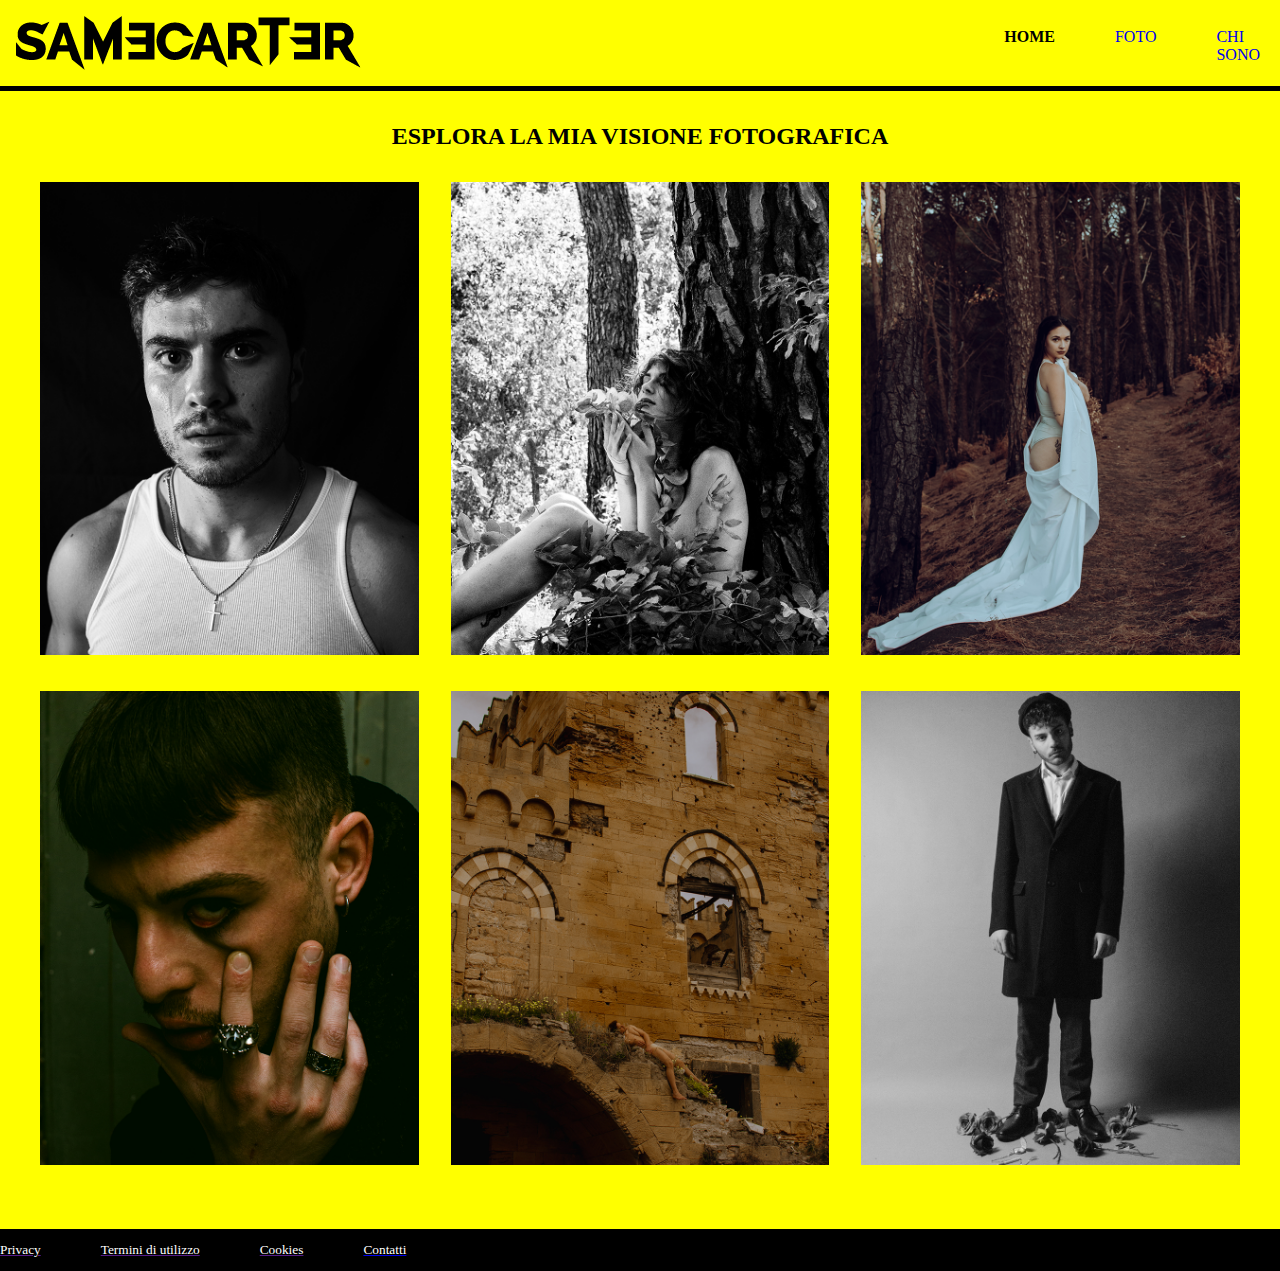
<file: index.html>
<!DOCTYPE html> 
<html lang="en">
<head>
    <meta charset="UTF-8">
    <meta name="viewport" content="width=device-width, initial-scale=1.0">
    <link rel="stylesheet" href="css/style.css">

   
</head>
<body>
    <header>
        <img src="immagini/marchio.png" alt="">

        <input class="checkbox" type="checkbox" name="" id="" />
        <div class="hamburger-lines">
          <span class="line line1"></span>
          <span class="line line2"></span>
          <span class="line line3"></span>
        <nav>
            
            <ul id="menu">

                <li><a href="index.html" style="color: black"><b>Home</b></a></li>
                <li><a href="foto.html">Foto</a></li>
                <li><a href="chi sono.html">Chi sono</a></li>
            
            </ul>
        </nav>
    </header>
    <main>
        <h2>ESPLORA LA MIA VISIONE FOTOGRAFICA</h2>
        <div class="grid">
            <a href="melancholy.html"><img src="immagini/melancholy 1.jpg"class="image"></a>
            <a href="panisme.html"><img src="immagini/panisme 4.jpg"class="image"></a>
            <a href="leviosa.html"><img src="immagini/foto 4.jpg"class="image">
            <a href="seduction et chaos.html"><img src="immagini/index 3.jpg"class="image"></a>
            <a href="inside the nature.html"><img src="immagini/inside the nature 6.jpg"class="image"></a>
            <a href="the poet.html"><img src="immagini/the poet 6.jpg"class="image"></a>
          
        </div>
    </main>

</body>

<footer>
    <a href=""><p>Privacy</p></a>
    <a href=""><p>Termini di utilizzo</p></a>
    <a href=""><p>Cookies</p></a>
    <a href="contatti.html"><p>Contatti</p></a>
</footer>
    
</html>
</file>
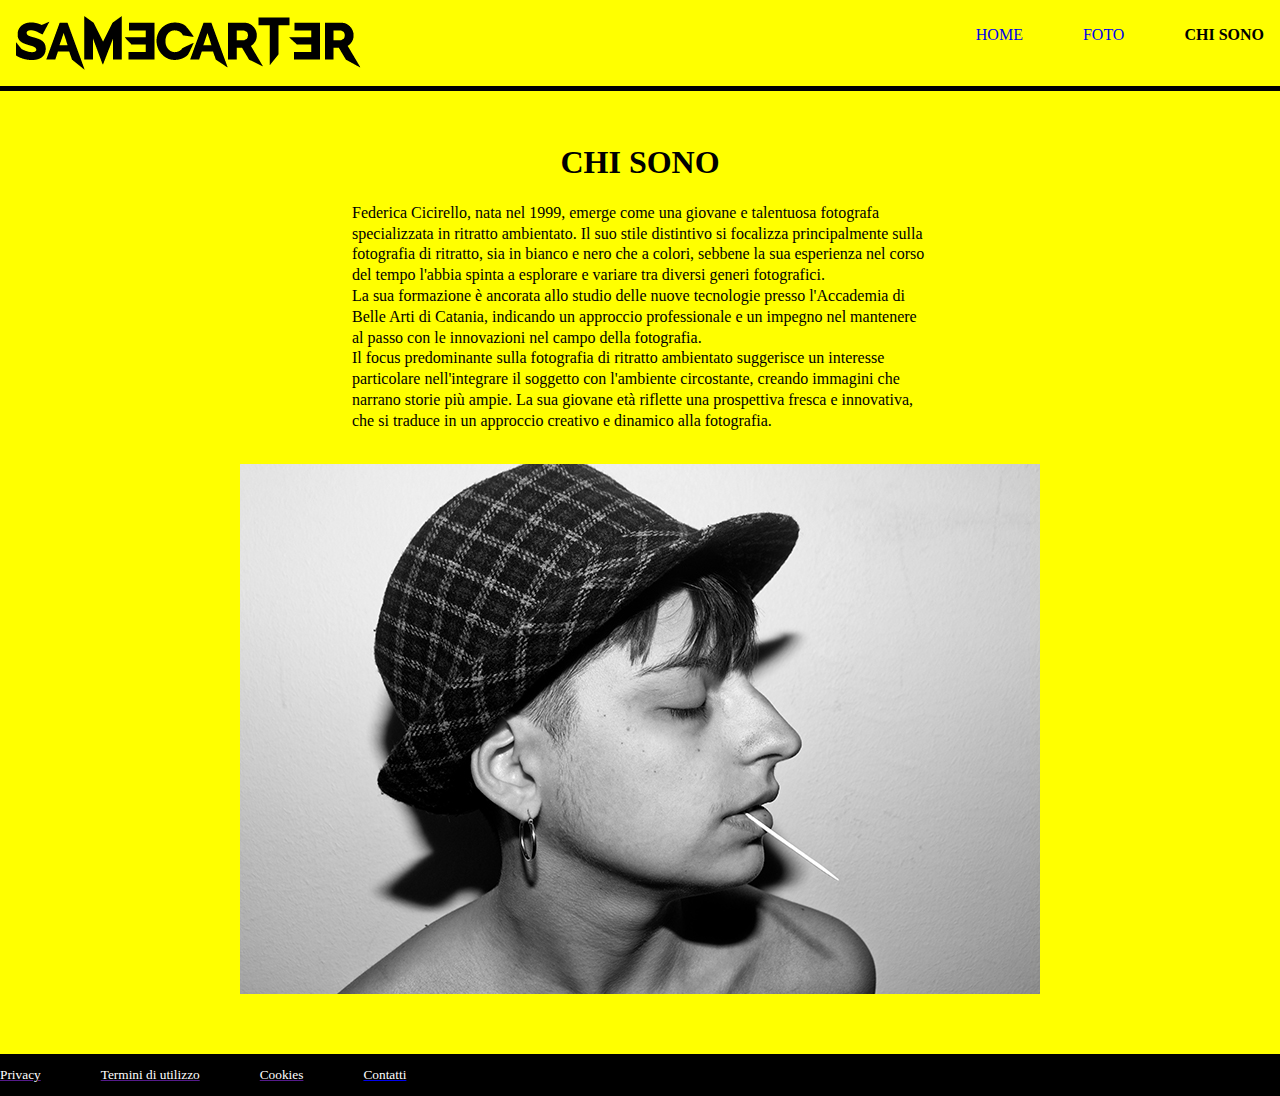
<file: chi sono.html>
<!DOCTYPE html> 
<html lang="en">
<head>
    <meta charset="UTF-8">
    <meta name="viewport" content="width=device-width, initial-scale=1.0">
    <link rel="stylesheet" href="css/style 4.css">
   
</head>
<body>
    <header>
        <img src="immagini/marchio.png" alt="">
        <nav>
            
            <ul>

                <li><a href="index.html">Home</a></li>
                <li><a href="foto.html">Foto</a></li>
                <li><a href="#" style="color: black"><b>Chi sono</b> </a></li>
            
            </ul>
        </nav>
    </header>
    <section class="collezione">
        <h1>CHI SONO</h1>
        <p>Federica Cicirello, nata nel 1999, emerge come una giovane e talentuosa fotografa specializzata in ritratto ambientato. Il suo stile distintivo si focalizza principalmente sulla fotografia di ritratto, sia in bianco e nero che a colori, sebbene la sua esperienza nel corso del tempo l'abbia spinta a esplorare e variare tra diversi generi fotografici.</p>
       <p>La sua formazione è ancorata allo studio delle nuove tecnologie presso l'Accademia di Belle Arti di Catania, indicando un approccio professionale e un impegno nel mantenere al passo con le innovazioni nel campo della fotografia.</p>
       <p>Il focus predominante sulla fotografia di ritratto ambientato suggerisce un interesse particolare nell'integrare il soggetto con l'ambiente circostante, creando immagini che narrano storie più ampie. 
        La sua giovane età riflette una prospettiva fresca e innovativa, che si traduce in un approccio creativo e dinamico alla fotografia. </p>
        
    </section>
      
   
    <div class="grid">
        <img src="immagini/chi sono.jpg" class="image">
       
       
    </div>


</body>

    
    <footer>
        <a href=""><p>Privacy</p></a>
    <a href=""><p>Termini di utilizzo</p></a>
    <a href=""><p>Cookies</p></a>
    <a href="contatti.html"><p>Contatti</p></a>
    </footer>
   
</html>
</file>
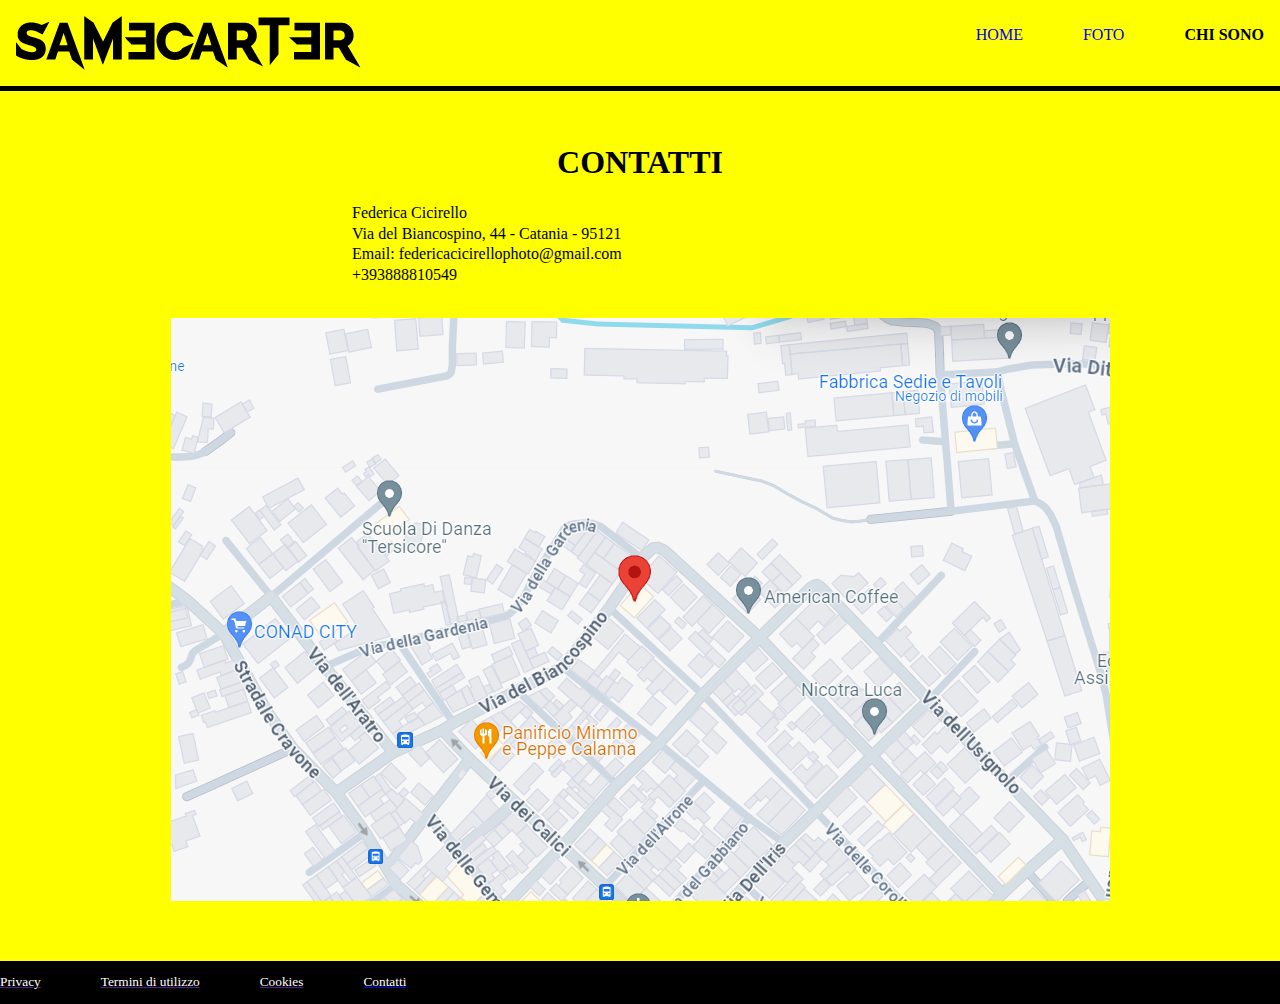
<file: contatti.html>
<!DOCTYPE html> 
<html lang="en">
<head>
    <meta charset="UTF-8">
    <meta name="viewport" content="width=device-width, initial-scale=1.0">
    <link rel="stylesheet" href="css/style 5.css">
   
</head>
<body>
    <header>
        <img src="immagini/marchio.png" alt="">
        <nav>
            
            <ul>

                <li><a href="index.html">Home</a></li>
                <li><a href="foto.html">Foto</a></li>
                <li><a href="#" style="color: black"><b>Chi sono</b> </a></li>
            
            </ul>
        </nav>
    </header>
    <section class="collezione">
        <h1>CONTATTI</h1>
        <P>Federica Cicirello</P>
        <p>Via del Biancospino, 44 - Catania - 95121</p>
       <p>Email: federicacicirellophoto@gmail.com</p> 
       <P>+393888810549</P>
    </section>
      
   
    <div class="grid">
        <img src="immagini/contatti.png" class="image">
       
       
    </div>


</body>

    
    <footer>
        <a href=""><p>Privacy</p></a>
    <a href=""><p>Termini di utilizzo</p></a>
    <a href=""><p>Cookies</p></a>
    <a href="contatti.html"><p>Contatti</p></a>
    </footer>
   
</html>
</file>
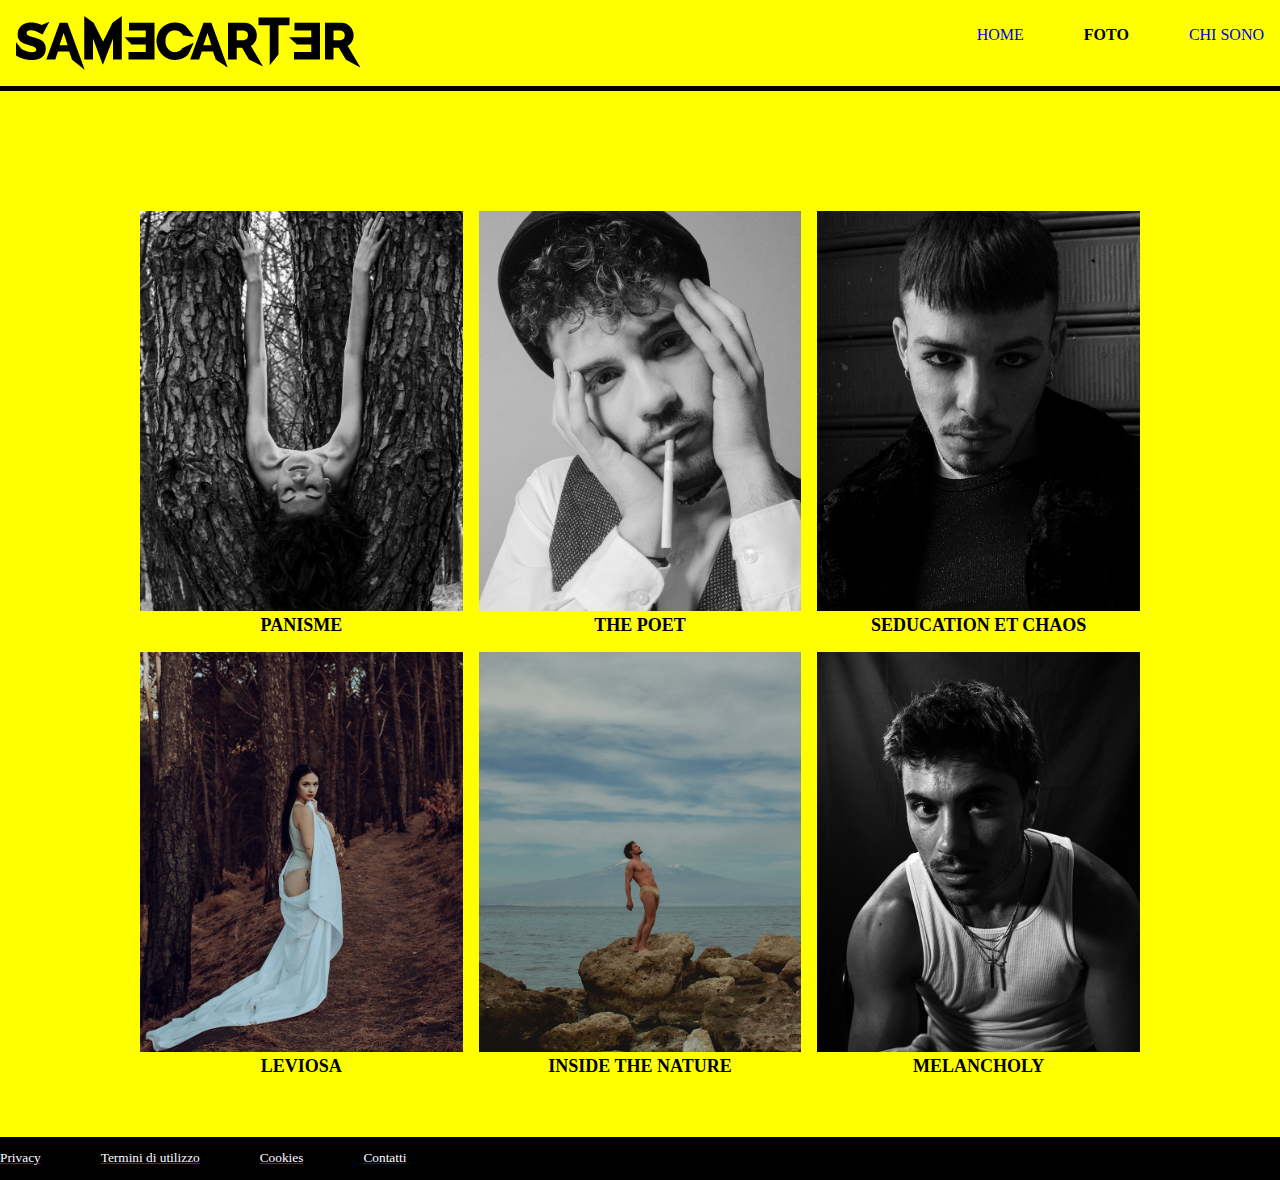
<file: foto.html>
<!DOCTYPE html> 
<html lang="en">
<head>
    <meta charset="UTF-8">
    <meta name="viewport" content="width=device-width, initial-scale=1.0">
    <link rel="stylesheet" href="css/style 2.css">

</head>
<body>
    <header>
        <img src="immagini/marchio.png" alt="">
        <nav>
            
            <ul>

                <li><a href="index.html">Home</a></li>
                <li><a href="#" style="color: black"><b>Foto</b> </a></li>
                <li><a href="chi sono.html">Chi sono</a></li>
            
            </ul>
        </nav>
    </header>
    <main>
        <div class="foto">
            <div class="grid">
                <div class="item">
                    <img src="immagini/foto 1.JPG">
                    <div class="text">
                        <a href="panisme.html">  <h2>PANISME</h2> </a> 
                      
                    </div>
                </div>
                <div class="item">
                    <img src="immagini/foto 2.jpg">
                    <div class="text">
                        <a href="the poet.html"><h2>THE POET</h2></a> 
                       
                    </div>
                </div>
                <div class="item">
                    <img src="immagini/foto 3.jpg">
                    <div class="text">
                        <a href="seduction et chaos.html"><h2>SEDUCATION ET CHAOS</h2></a> 
                       
                    </div>
                    
                    
                </div>
                <div class="item">
                    <img src="immagini/foto 4.jpg">
                    <div class="text">
                        <a href="leviosa.html"><h2>LEVIOSA</h2></a>
                       
                    </div>
                    
                </div>
                <div class="item">
                    <img src="immagini/foto 5.jpg">
                    <div class="text">
                         <a href="inside the nature.html"> <h2>INSIDE THE NATURE</h2></a>
                     
                    </div>
                </div>
                <div class="item">
                    <img src="immagini/foto 6.jpg">
                    <div class="text">
                        <a href="melancholy.html"> <h2>MELANCHOLY</h2></a>
                     
                    </div>
                
                          
                  
                        
                </div>
            </div>
        </div>
    </main>
</body>

<footer>
    <a href=""><p>Privacy</p></a>
    <a href=""><p>Termini di utilizzo</p></a>
    <a href=""><p>Cookies</p></a>
    <a href="contatti.html"><p>Contatti</p></a>
</footer>
</html>
</file>
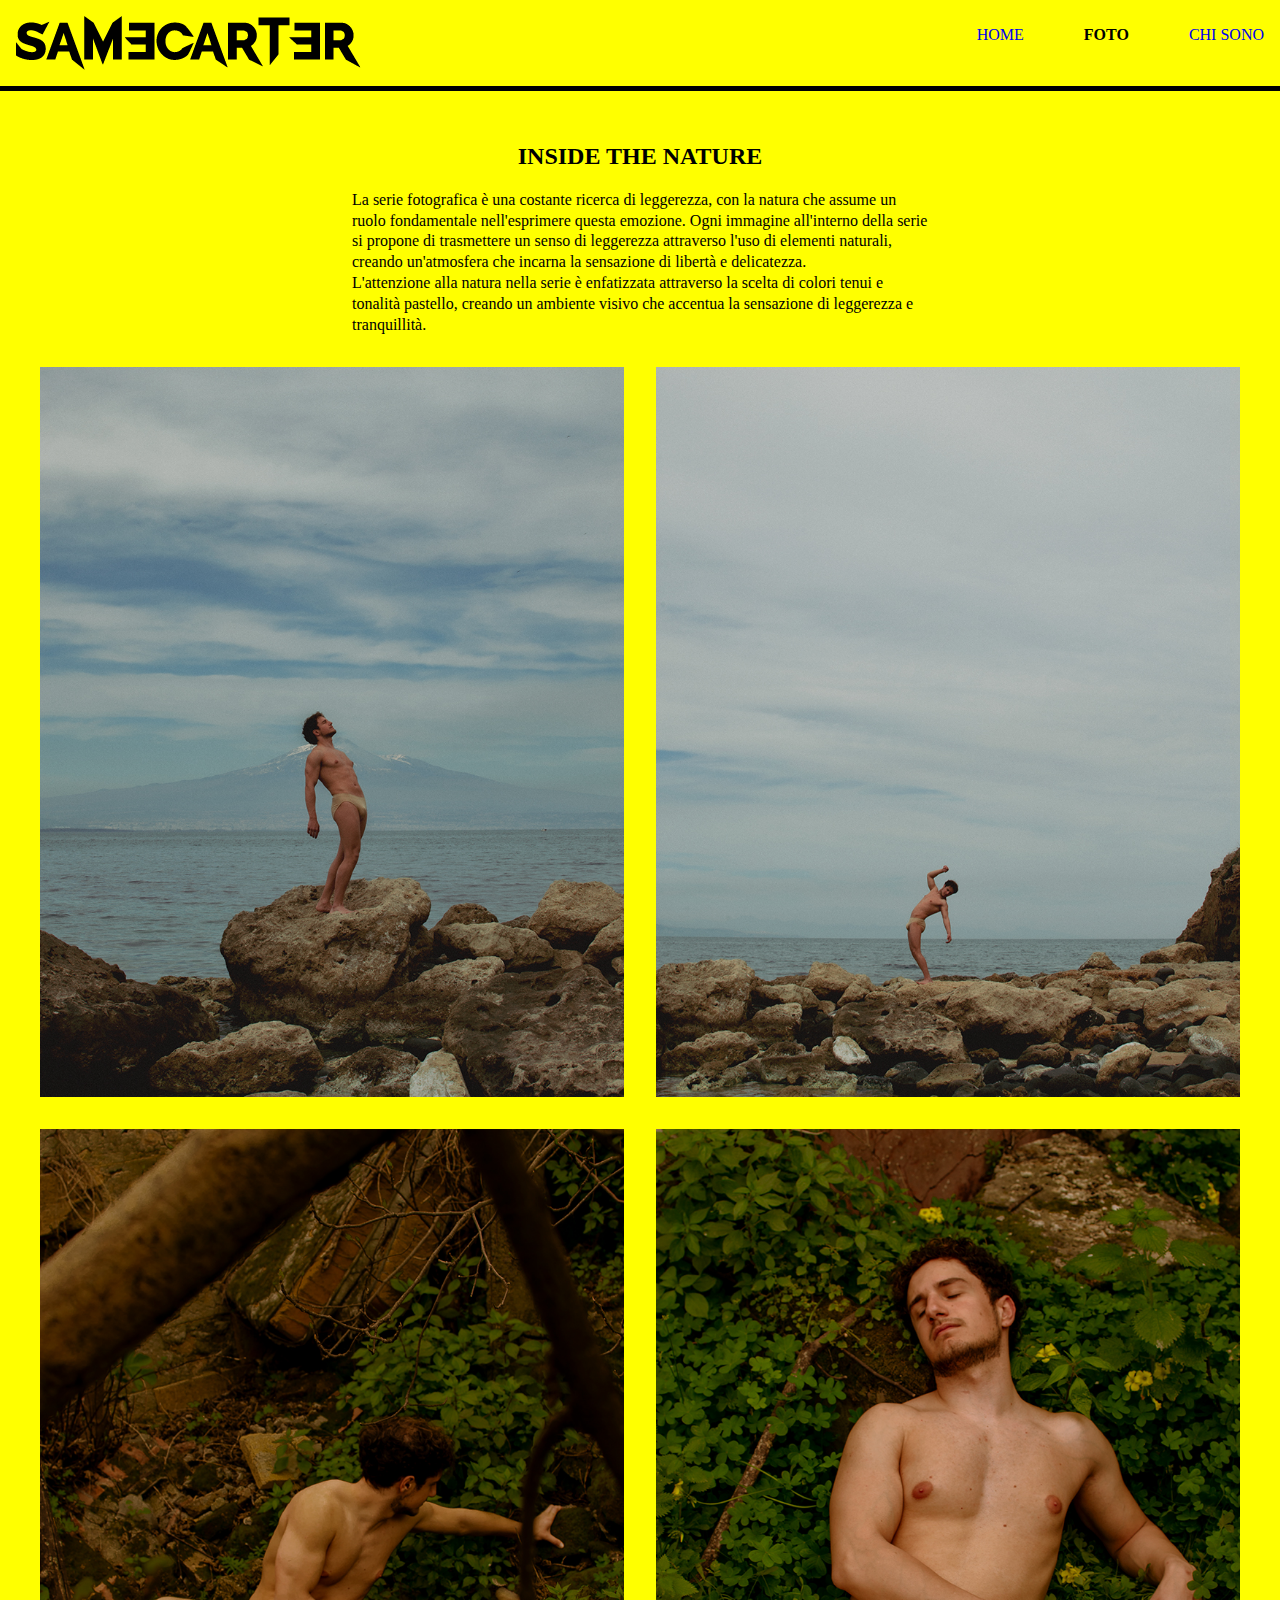
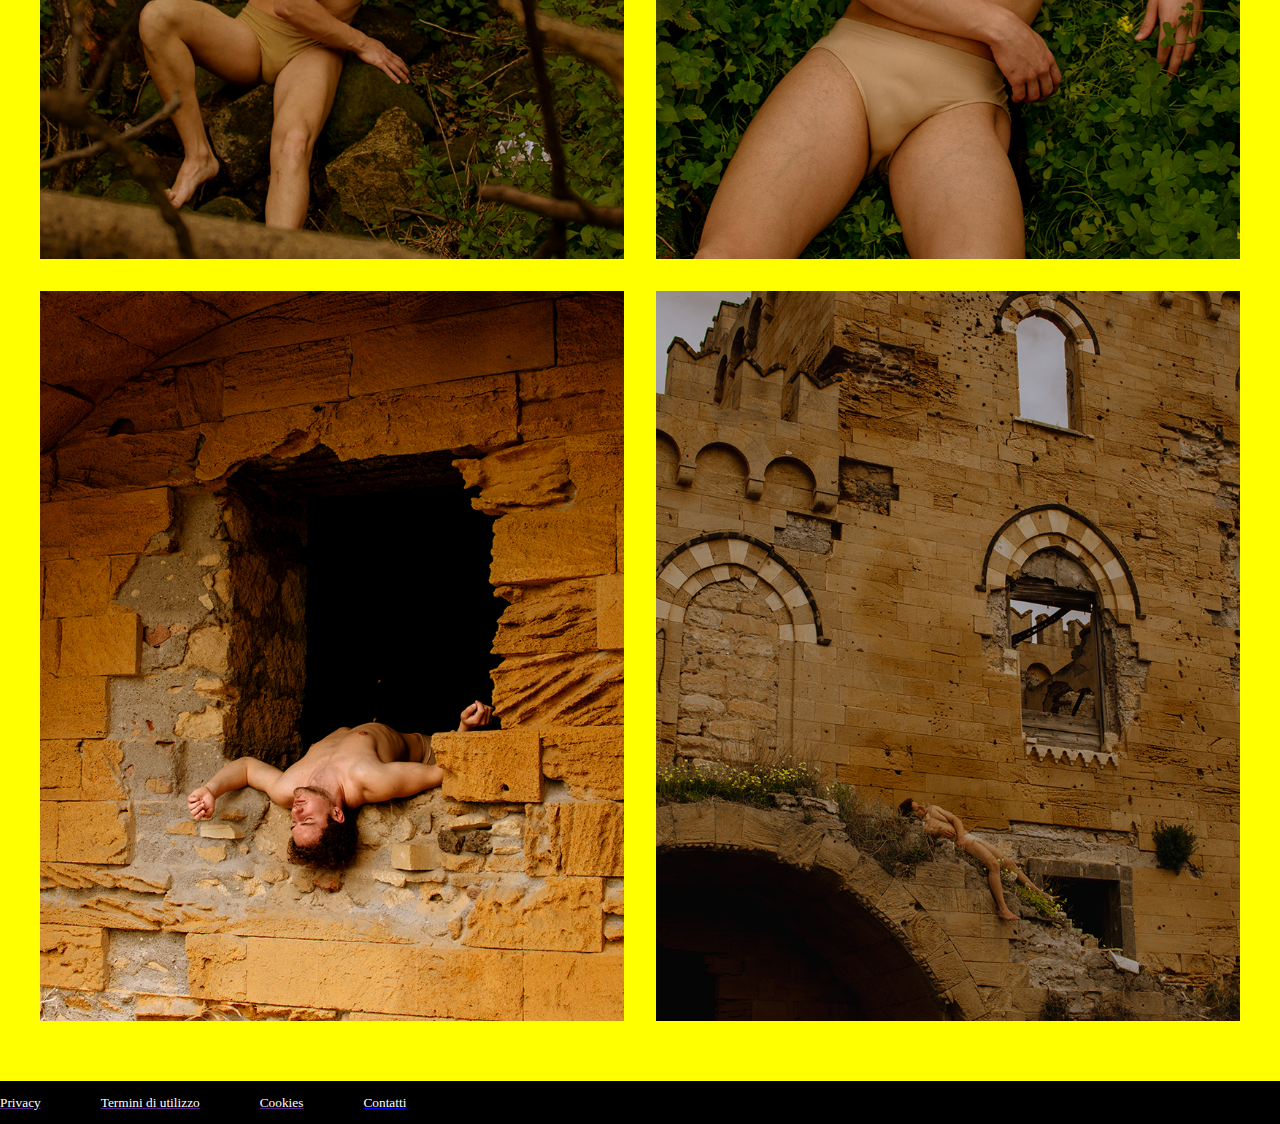
<file: inside the nature.html>
<!DOCTYPE html> 
<html lang="en">
<head>
    <meta charset="UTF-8">
    <meta name="viewport" content="width=device-width, initial-scale=1.0">
    <link rel="stylesheet" href="css/style 3.css">
   
</head>
<body>
    <header>
        <img src="immagini/marchio.png" alt="">
        <nav>
            
            <ul>

                <li><a href="index.html">Home</a></li>
                <li><a href="foto.html" style="color: black"><b>Foto</b></a></li>
                <li><a href="chi sono.html">Chi sono</a></li>
            
            </ul>
        </nav>
    </header>
    <section class="collezione">
        <h2>INSIDE THE NATURE</h2>
        <p>La serie fotografica è una costante ricerca di leggerezza, con la natura che assume un ruolo fondamentale nell'esprimere questa emozione. Ogni immagine all'interno della serie si propone di trasmettere un senso di leggerezza attraverso l'uso di elementi naturali, creando un'atmosfera che incarna la sensazione di libertà e delicatezza.</p>
       <p>L'attenzione alla natura nella serie è enfatizzata attraverso la scelta di colori tenui e tonalità pastello, creando un ambiente visivo che accentua la sensazione di leggerezza e tranquillità.</p>
    </section>
      
   
    <div class="grid">
        <img src="immagini/inside the nature 1.jpg" class="image">
        <img src="immagini/inside the nature 2.jpg" class="image">
        <img src="immagini/inside the nature 3.jpg" class="image">
        <img src="immagini/inside the nature 4.jpg" class="image">
        <img src="immagini/inside the nature 5.jpg" class="image">
        <img src="immagini/inside the nature 6.jpg" class="image">
        
       
    </div>


</body>

    
    <footer>
        <a href=""><p>Privacy</p></a>
    <a href=""><p>Termini di utilizzo</p></a>
    <a href=""><p>Cookies</p></a>
    <a href="contatti.html"><p>Contatti</p></a>
    </footer>
   
</html>
</file>
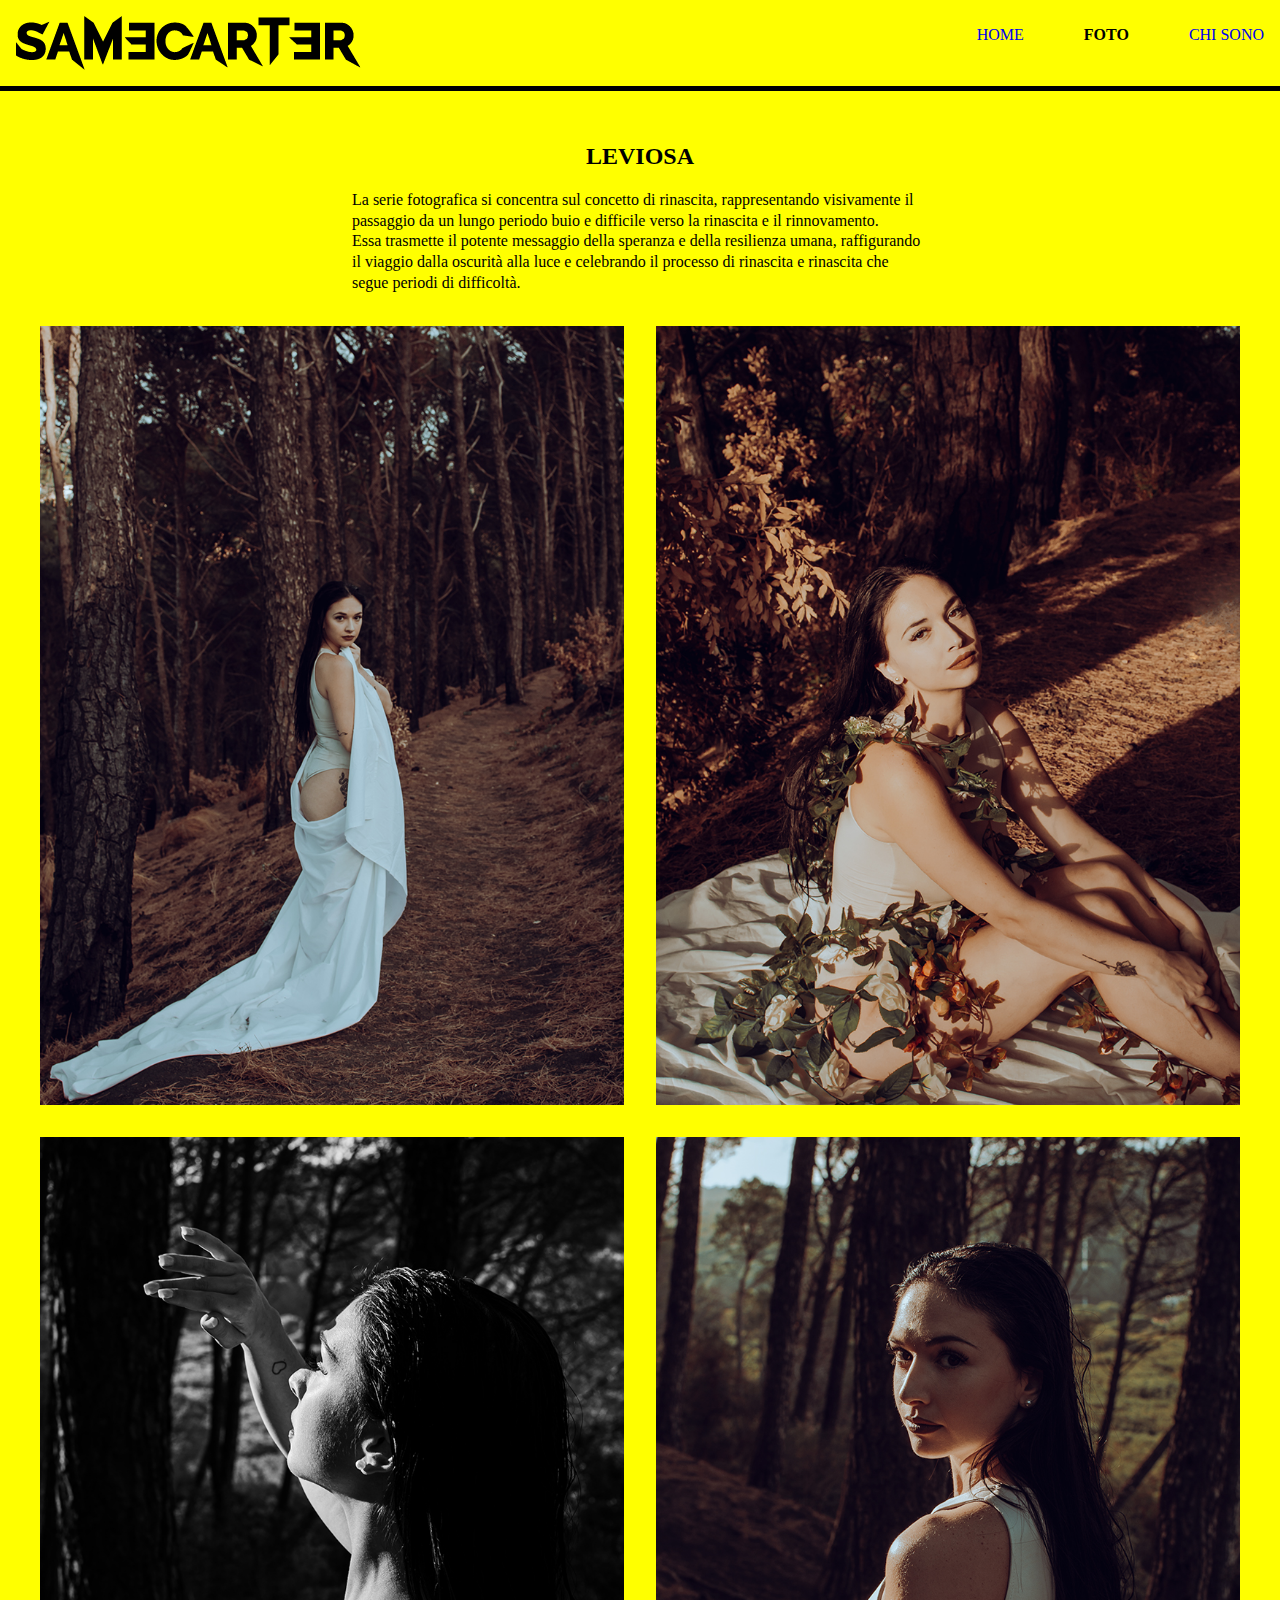
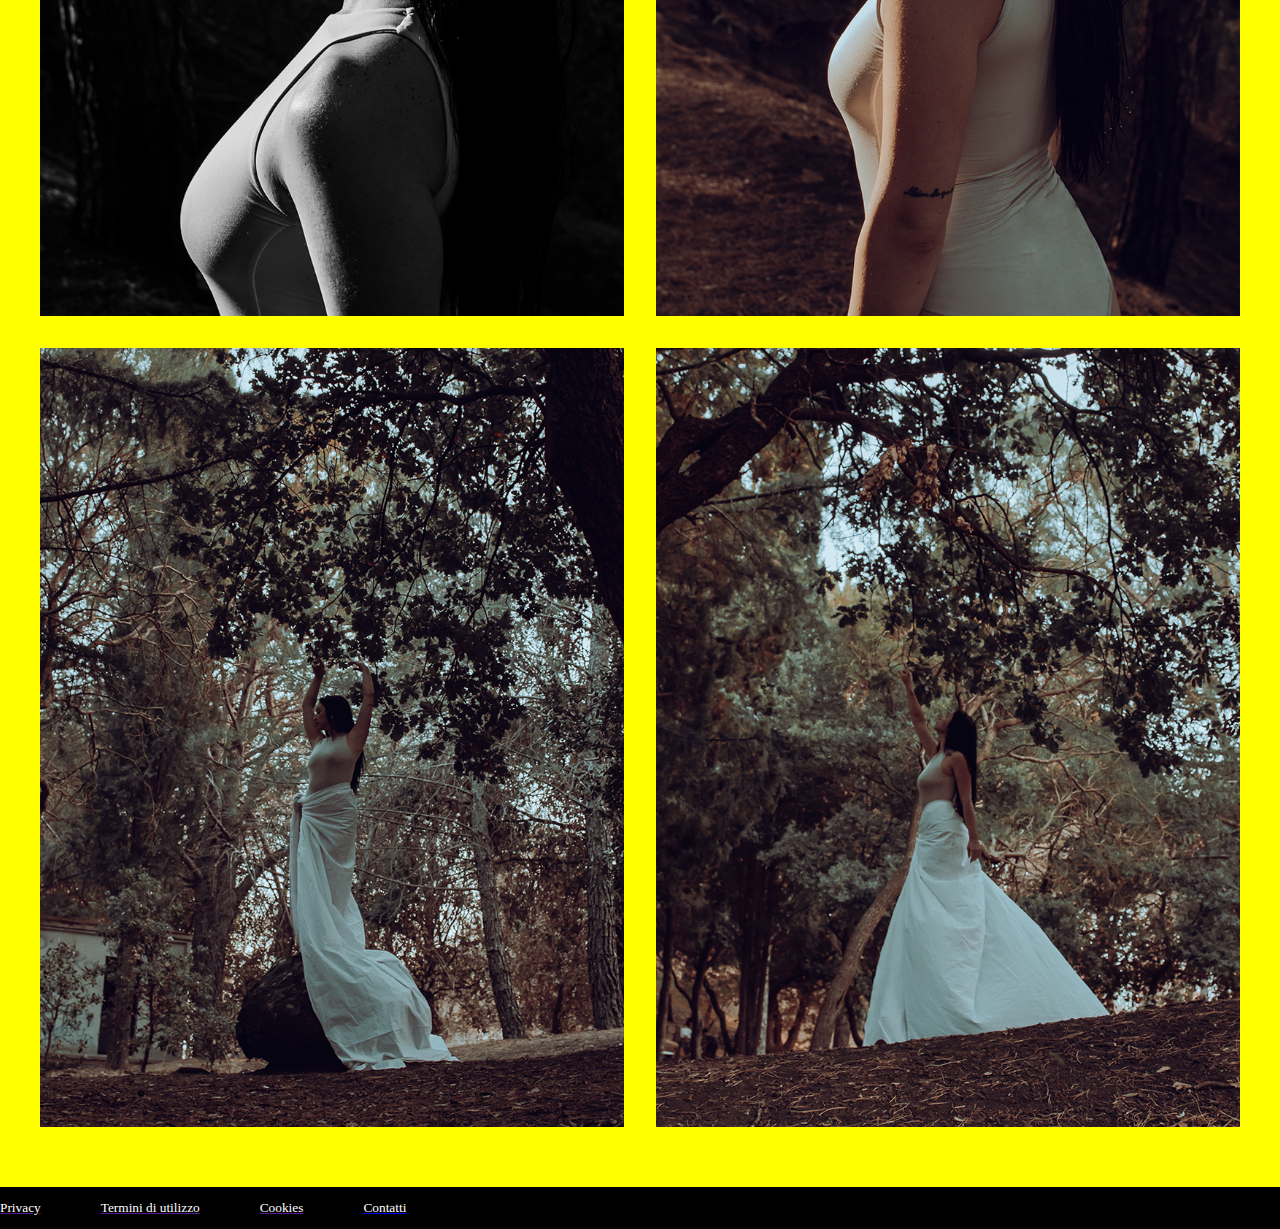
<file: leviosa.html>
<!DOCTYPE html> 
<html lang="en">
<head>
    <meta charset="UTF-8">
    <meta name="viewport" content="width=device-width, initial-scale=1.0">
    <link rel="stylesheet" href="css/style 3.css">
   
</head>
<body>
    <header>
        <img src="immagini/marchio.png" alt="">
        <nav>
            
            <ul>

                <li><a href="index.html">Home</a></li>
                <li><a href="foto.html" style="color: black"><b>Foto</b></a></li>
                <li><a href="chi sono.html">Chi sono</a></li>
            
            </ul>
        </nav>
    </header>
    <section class="collezione">
        <h2>LEVIOSA</h2>
        <p>
            La serie fotografica si concentra sul concetto di rinascita, rappresentando visivamente il passaggio da un lungo periodo buio e difficile verso la rinascita e il rinnovamento.</p>
       <p> Essa trasmette il potente messaggio della speranza e della resilienza umana, raffigurando il viaggio dalla oscurità alla luce e celebrando il processo di rinascita e rinascita che segue periodi di difficoltà.</p>
    </section>
      
   
    <div class="grid">
        <img src="immagini/leviosa 1.jpg" class="image">
        <img src="immagini/leviosa 2.jpg" class="image">
        <img src="immagini/leviosa 3.jpg" class="image">
        <img src="immagini/leviosa 4.jpg" class="image">
        <img src="immagini/leviosa 5.jpg" class="image">
        <img src="immagini/leviosa 6.jpg" class="image">
        
       
    </div>


</body>

    
    <footer>
        <a href=""><p>Privacy</p></a>
        <a href=""><p>Termini di utilizzo</p></a>
        <a href=""><p>Cookies</p></a>
        <a href="contatti.html"><p>Contatti</p></a>
    </footer>
   
</html>
</file>
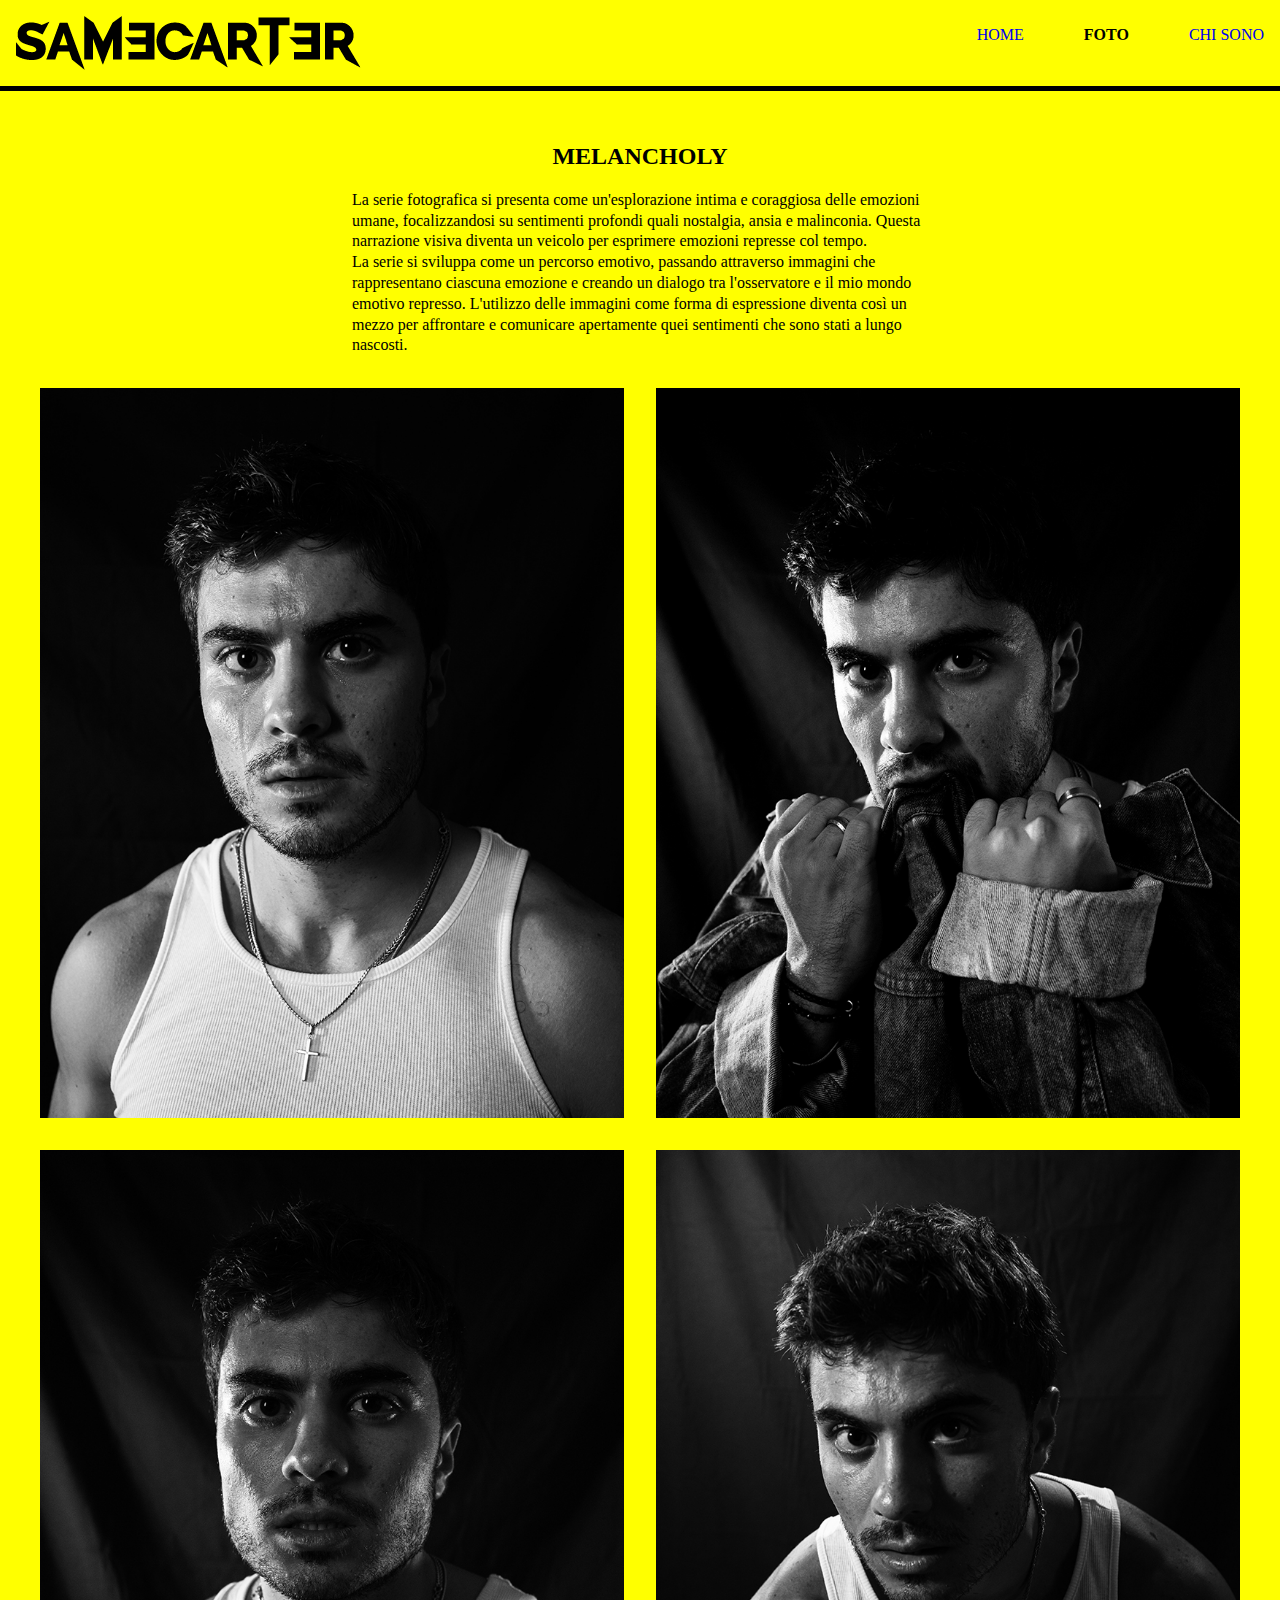
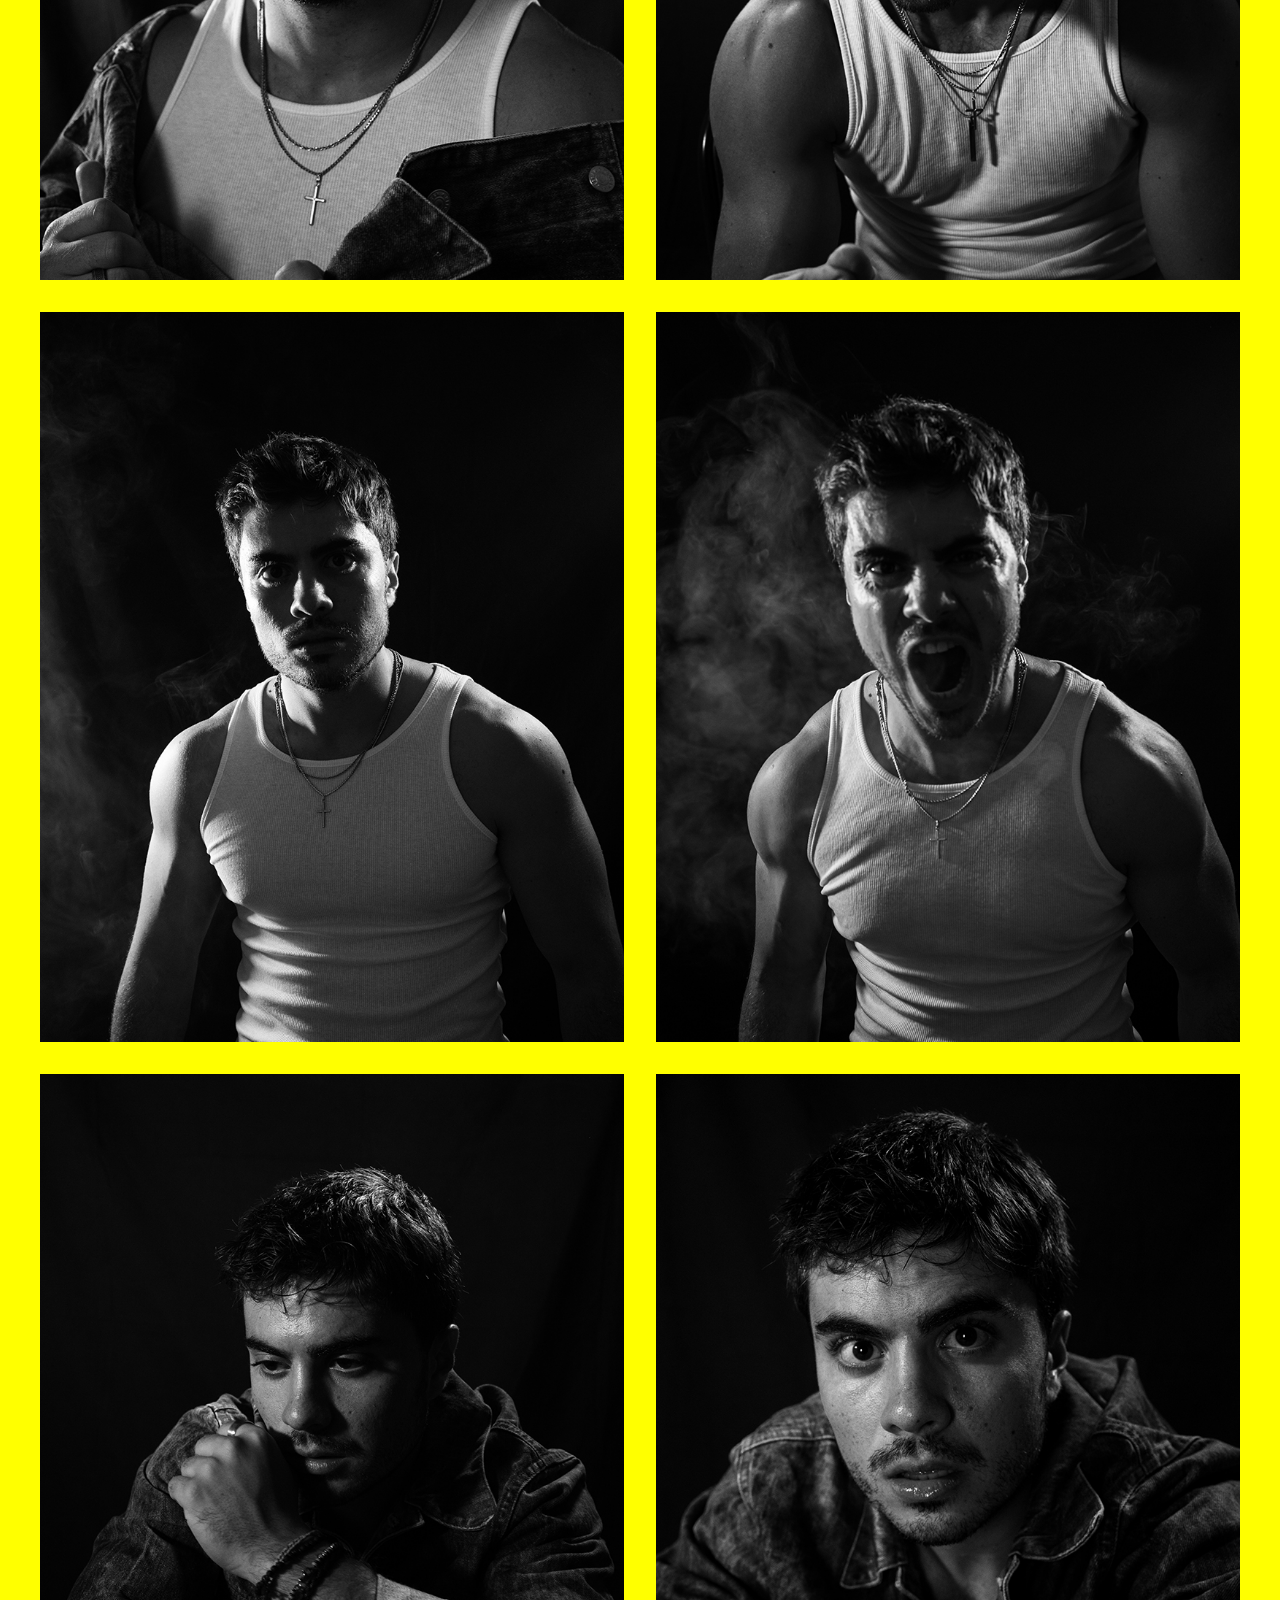
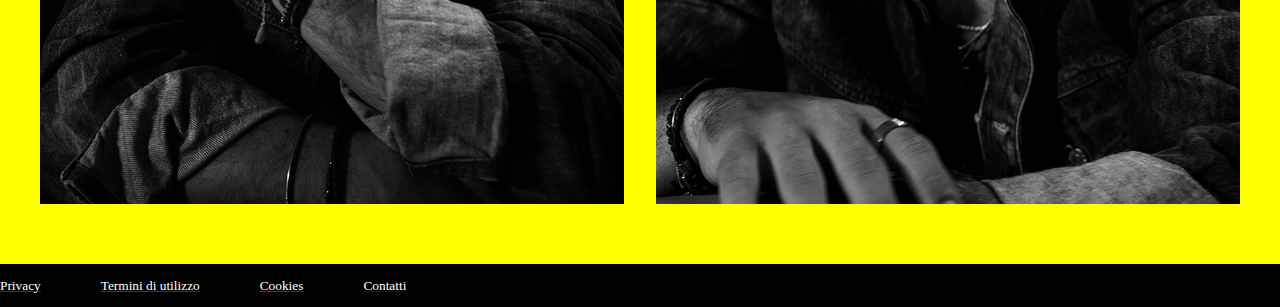
<file: melancholy.html>
<!DOCTYPE html> 
<html lang="en">
<head>
    <meta charset="UTF-8">
    <meta name="viewport" content="width=device-width, initial-scale=1.0">
    <link rel="stylesheet" href="css/style 3.css">
   
</head>
<body>
    <header>
        <img src="immagini/marchio.png" alt="">
        <nav>
            
            <ul>

                <li><a href="index.html">Home</a></li>
                <li><a href="foto.html" style="color: black"><b>Foto</b></a></li>
                <li><a href="chi sono.html">Chi sono</a></li>
            
            </ul>
        </nav>
    </header>
    <section class="collezione">
        <h2>MELANCHOLY</h2>
        <p>La serie fotografica si presenta come un'esplorazione intima e coraggiosa delle emozioni umane, focalizzandosi su sentimenti profondi quali nostalgia, ansia e malinconia. Questa narrazione visiva diventa un veicolo per esprimere emozioni represse col tempo.</p>
       <p>La serie si sviluppa come un percorso emotivo, passando attraverso immagini che rappresentano ciascuna emozione e creando un dialogo tra l'osservatore e il mio mondo emotivo represso. L'utilizzo delle immagini come forma di espressione diventa così un mezzo per affrontare e comunicare apertamente quei sentimenti che sono stati a lungo nascosti.</p>
    </section>
      
   
    <div class="grid">
        <img src="immagini/melancholy 1.jpg" class="image">
        <img src="immagini/melancholy 2.jpg" class="image">
        <img src="immagini/melancholy 3.jpg" class="image">
        <img src="immagini/melancholy 4.jpg" class="image">
        <img src="immagini/melancholy 5.jpg" class="image">
        <img src="immagini/melancholy 6.jpg" class="image">
        <img src="immagini/melancholy 7.jpg" class="image">
        <img src="immagini/melancholy 8.jpg" class="image">
       
    </div>


</body>

    
    <footer>
        <a href=""><p>Privacy</p></a>
    <a href=""><p>Termini di utilizzo</p></a>
    <a href=""><p>Cookies</p></a>
    <a href="contatti.html"><p>Contatti</p></a>
    </footer>
   
</html>
</file>
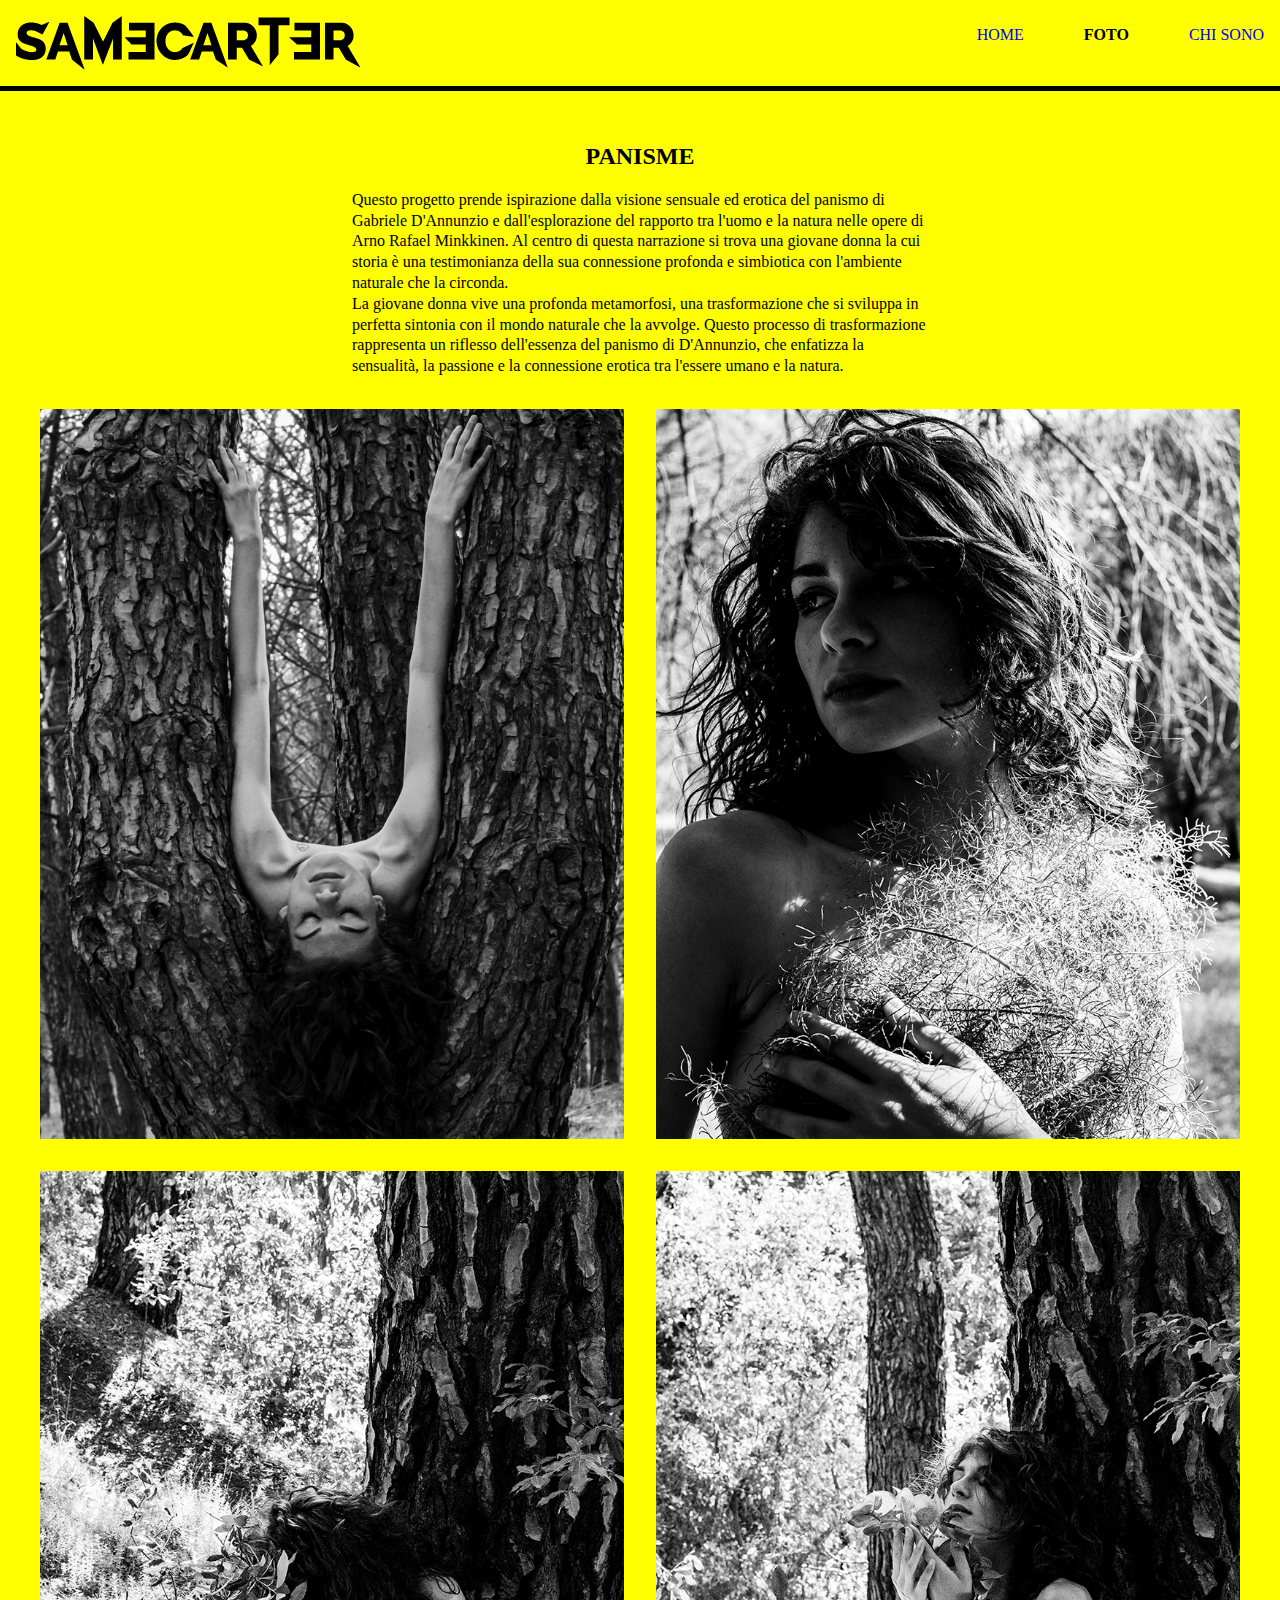
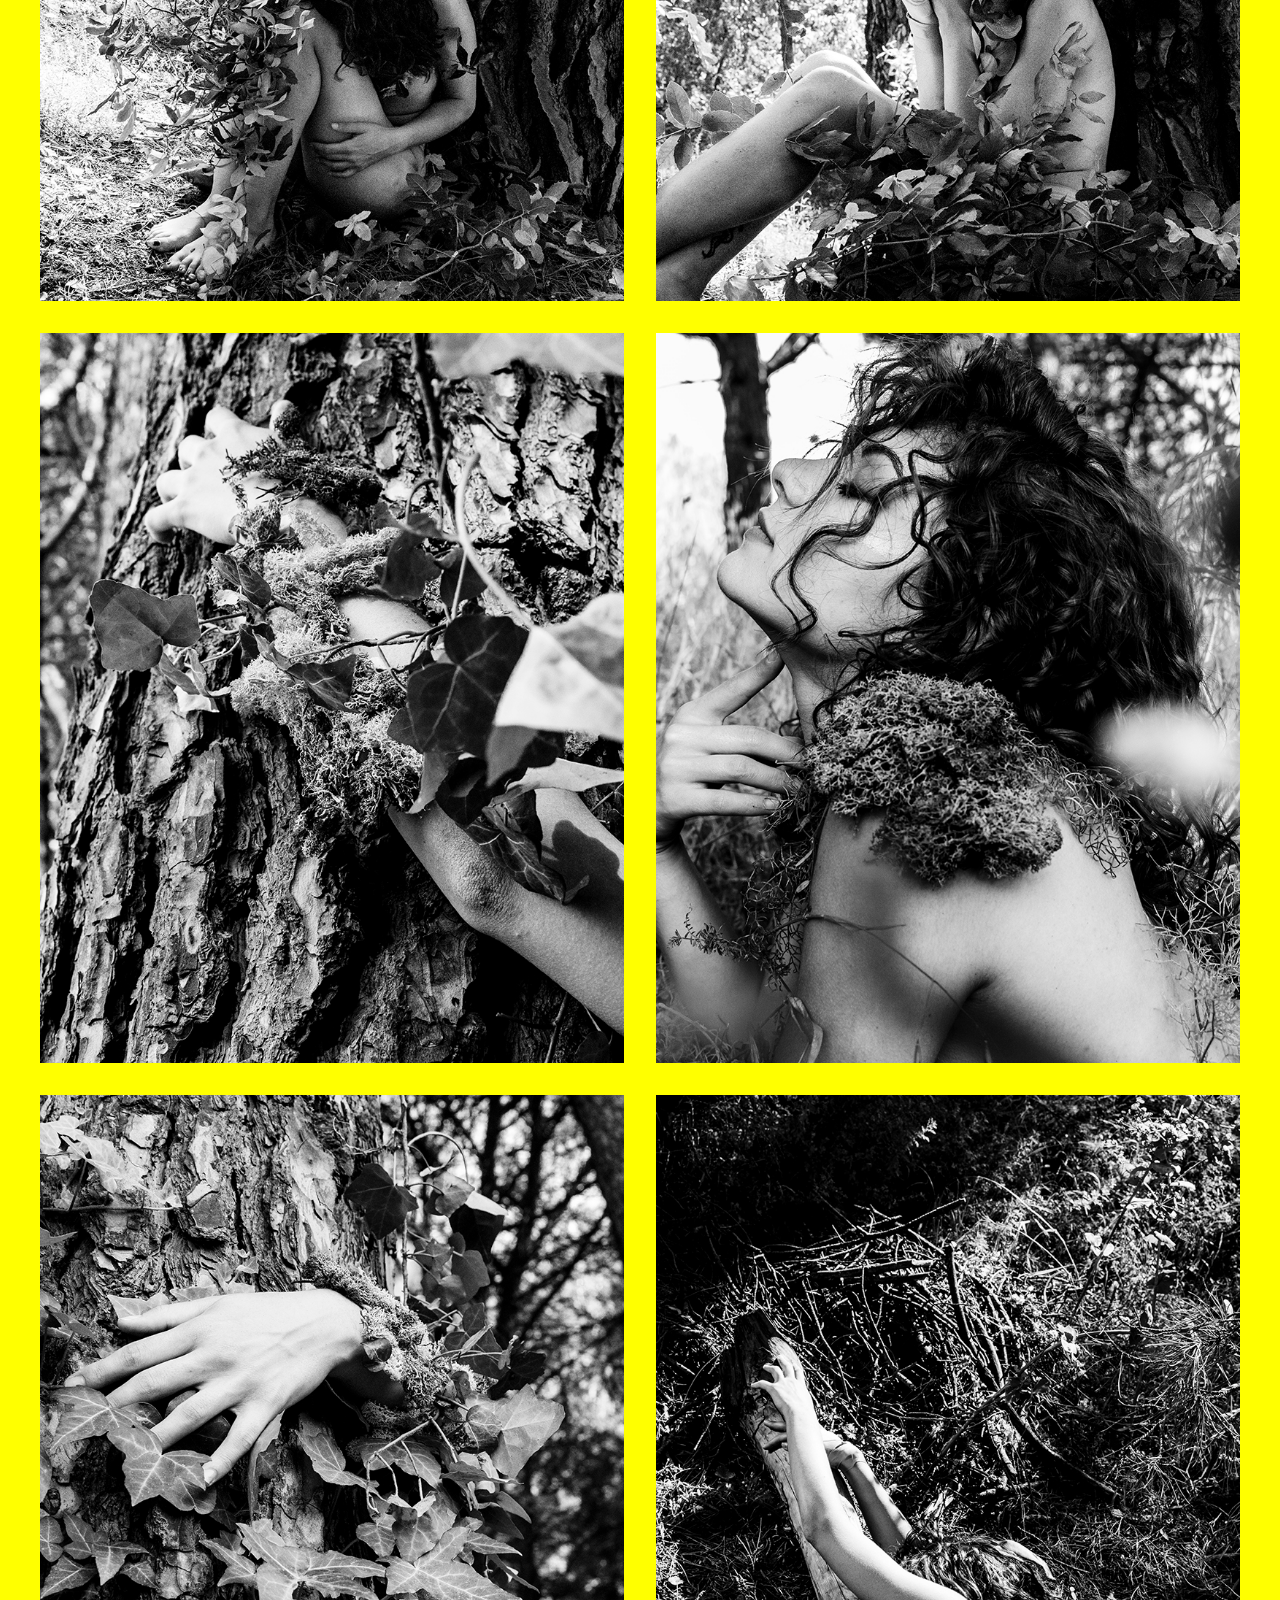
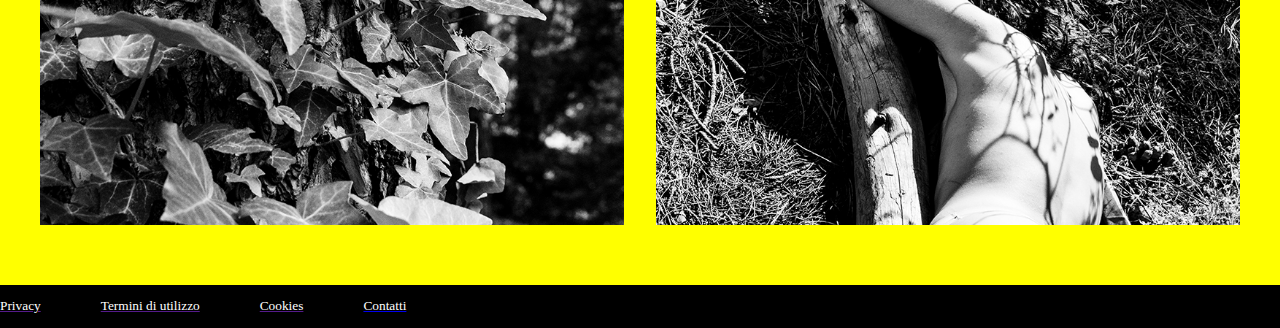
<file: panisme.html>
<!DOCTYPE html> 
<html lang="en">
<head>
    <meta charset="UTF-8">
    <meta name="viewport" content="width=device-width, initial-scale=1.0">
    <link rel="stylesheet" href="css/style 3.css">
   
</head>
<body>
    <header>
        <img src="immagini/marchio.png" alt="">
        <nav>
            
            <ul>

                <li><a href="index.html">Home</a></li>
                <li><a href="foto.html" style="color: black" ><b>Foto</b></a></li>
                <li><a href="chi sono.html">Chi sono</a></li>
            
            </ul>
        </nav>
    </header>
    <section class="collezione">
        <h2>PANISME</h2>
        <p>Questo progetto prende ispirazione dalla visione sensuale ed erotica del panismo di Gabriele D'Annunzio e dall'esplorazione del rapporto tra l'uomo e la natura nelle opere di Arno Rafael Minkkinen. Al centro di questa narrazione si trova una giovane donna la cui storia è una testimonianza della sua connessione profonda e simbiotica con l'ambiente naturale che la circonda.</p>
       <p>La giovane donna vive una profonda metamorfosi, una trasformazione che si sviluppa in perfetta sintonia con il mondo naturale che la avvolge. Questo processo di trasformazione rappresenta un riflesso dell'essenza del panismo di D'Annunzio, che enfatizza la sensualità, la passione e la connessione erotica tra l'essere umano e la natura.</p>
    </section>
      
   
    <div class="grid">
        <img src="immagini/panisme 1.JPG"class="image">
        <img src="immagini/panisme 2.jpg"class="image">
        <img src="immagini/panisme 3.jpg"class="image">
        <img src="immagini/panisme 4.jpg"class="image">
        <img src="immagini/panisme 5.jpg"class="image">
        <img src="immagini/panisme 6.jpg"class="image">
        <img src="immagini/panisme 7.jpg"class="image">
        <img src="immagini/panisme 8.jpg"class="image">
    </div>


</body>

<footer>
    <a href=""><p>Privacy</p></a>
    <a href=""><p>Termini di utilizzo</p></a>
    <a href=""><p>Cookies</p></a>
    <a href="contatti.html"><p>Contatti</p></a>
</footer>
</html>
</file>
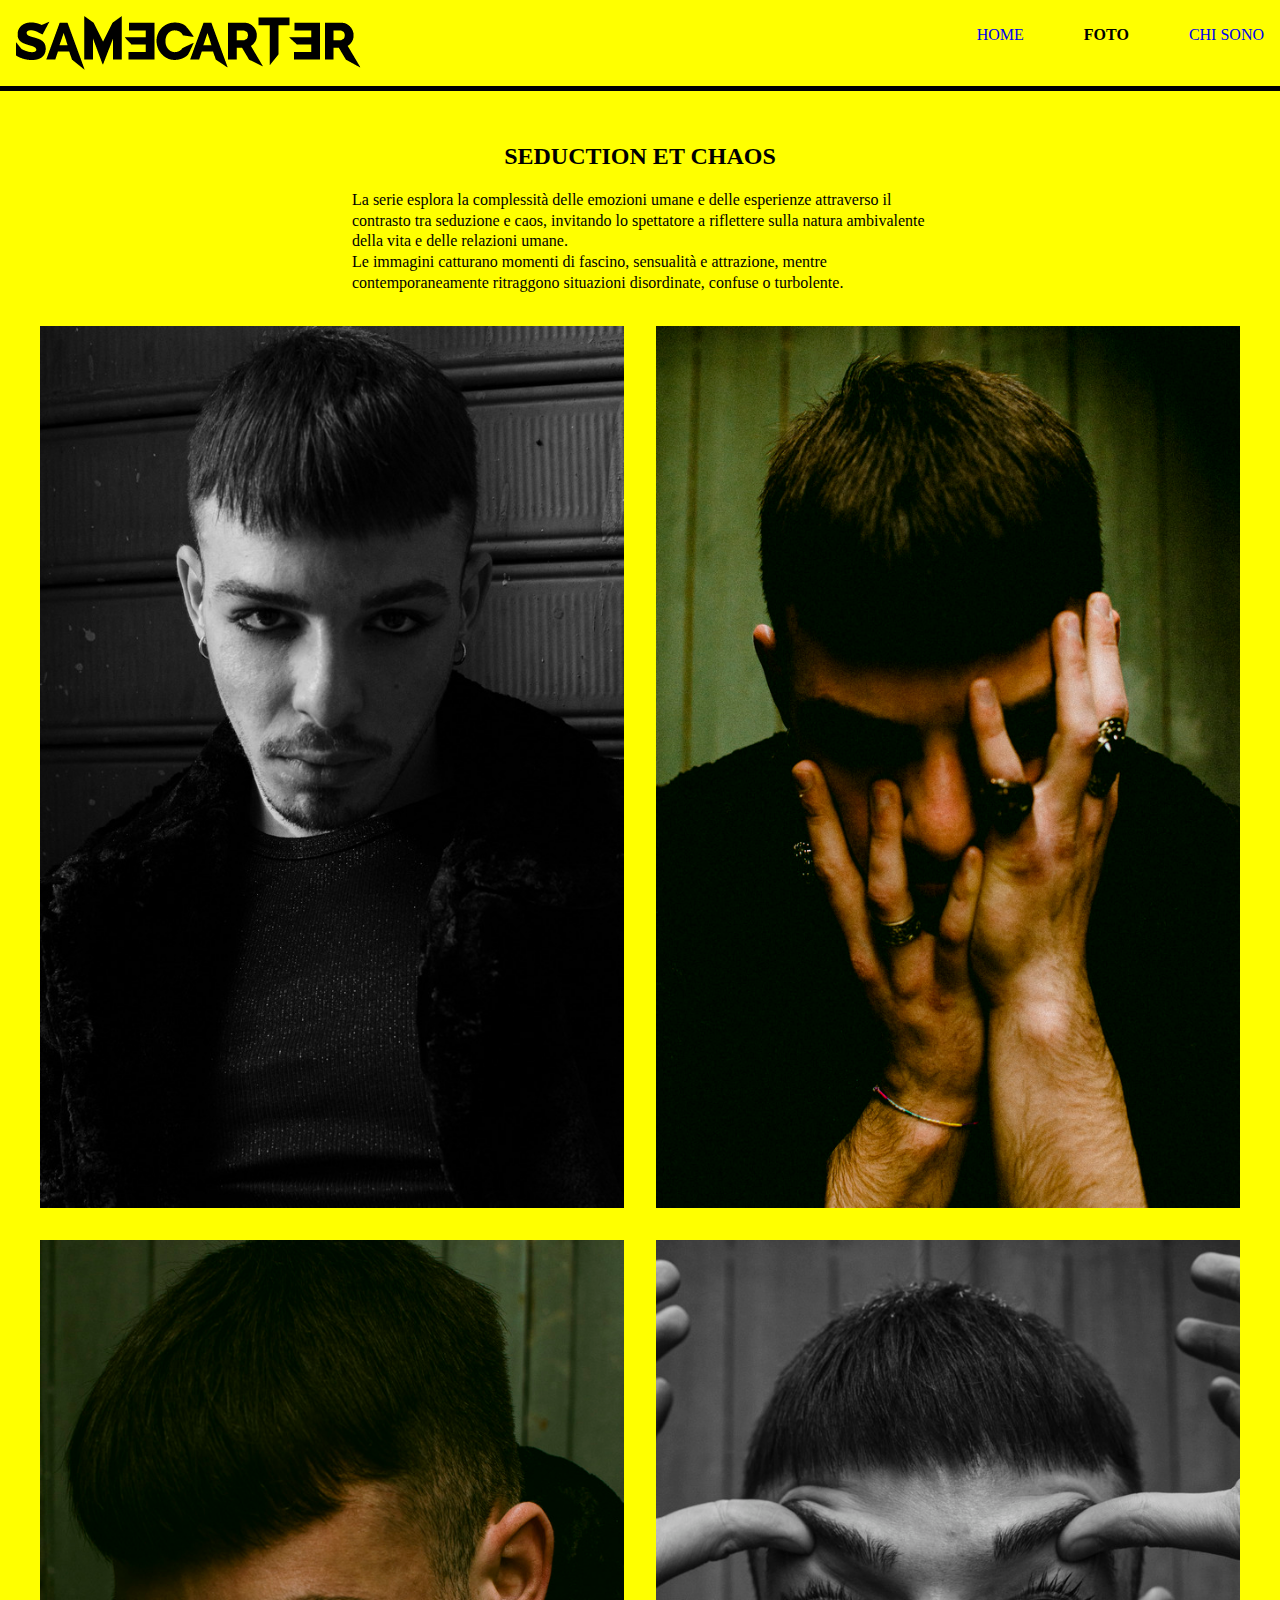
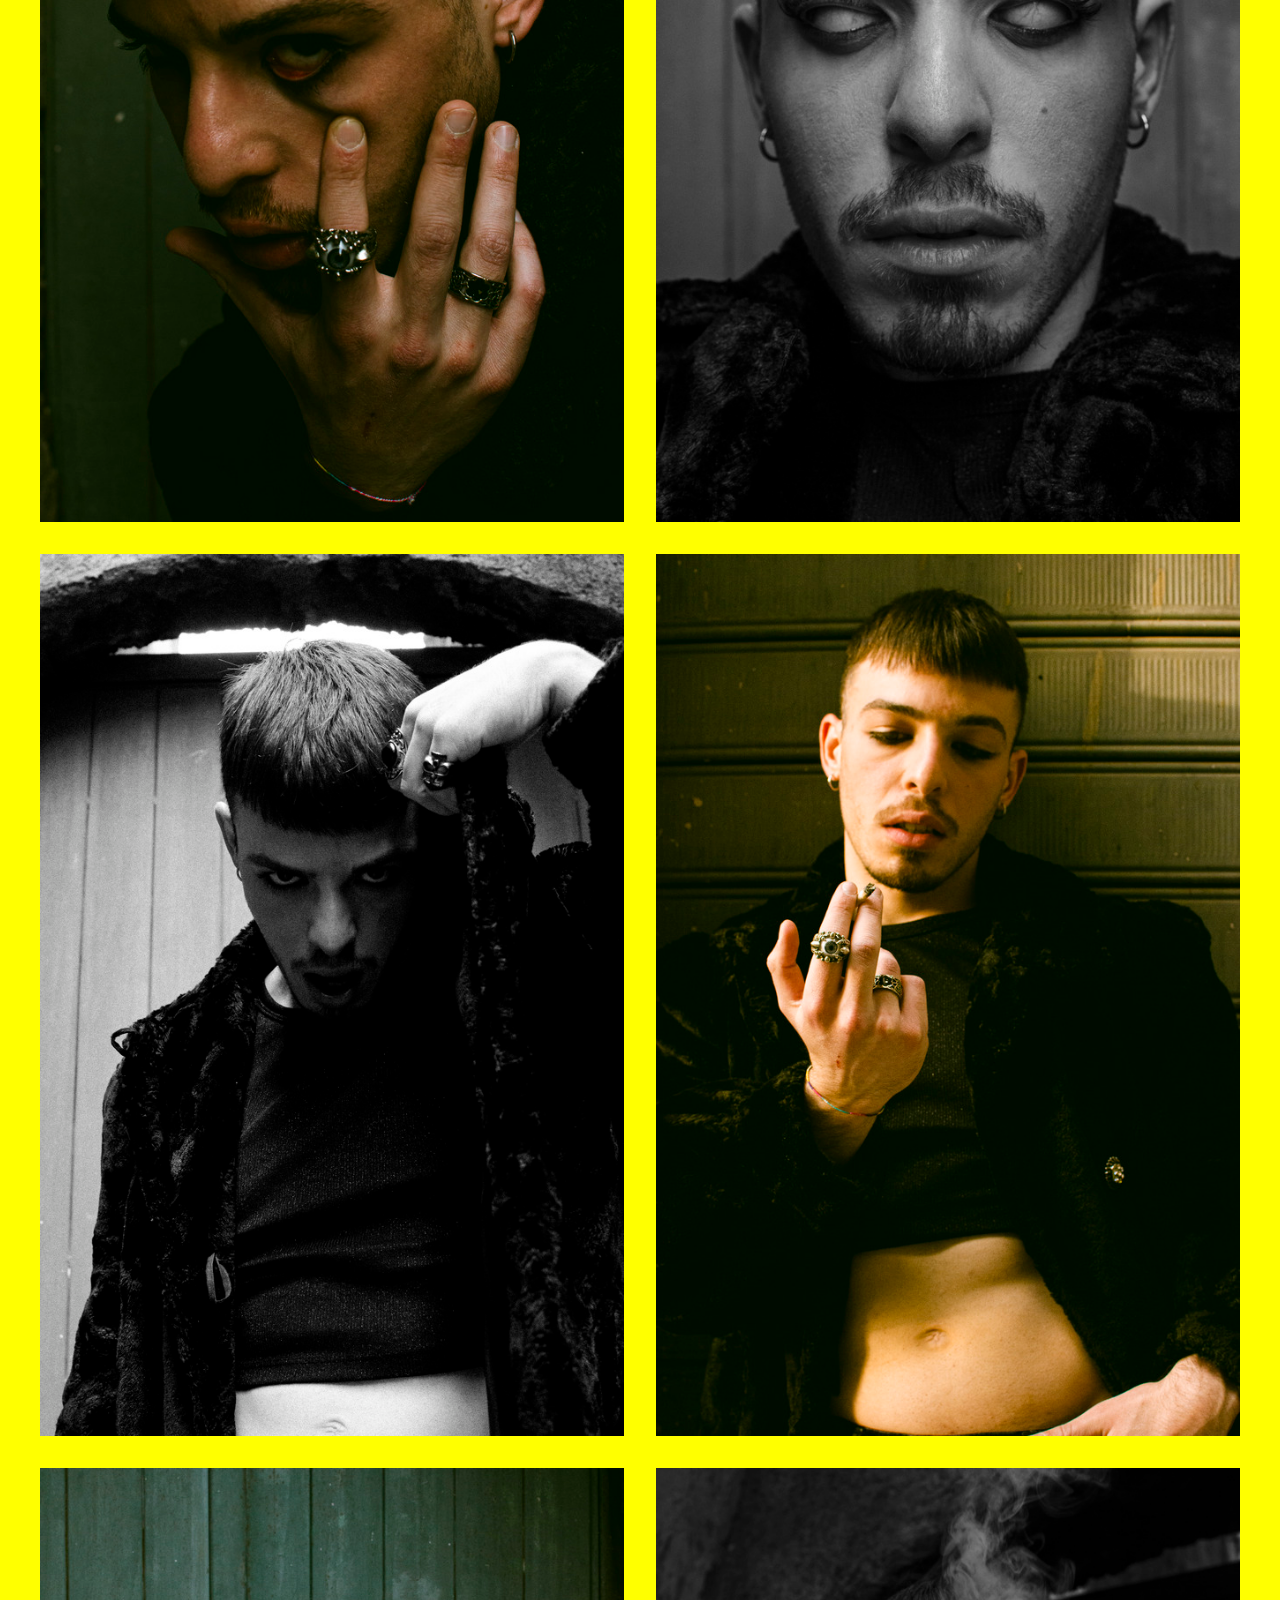
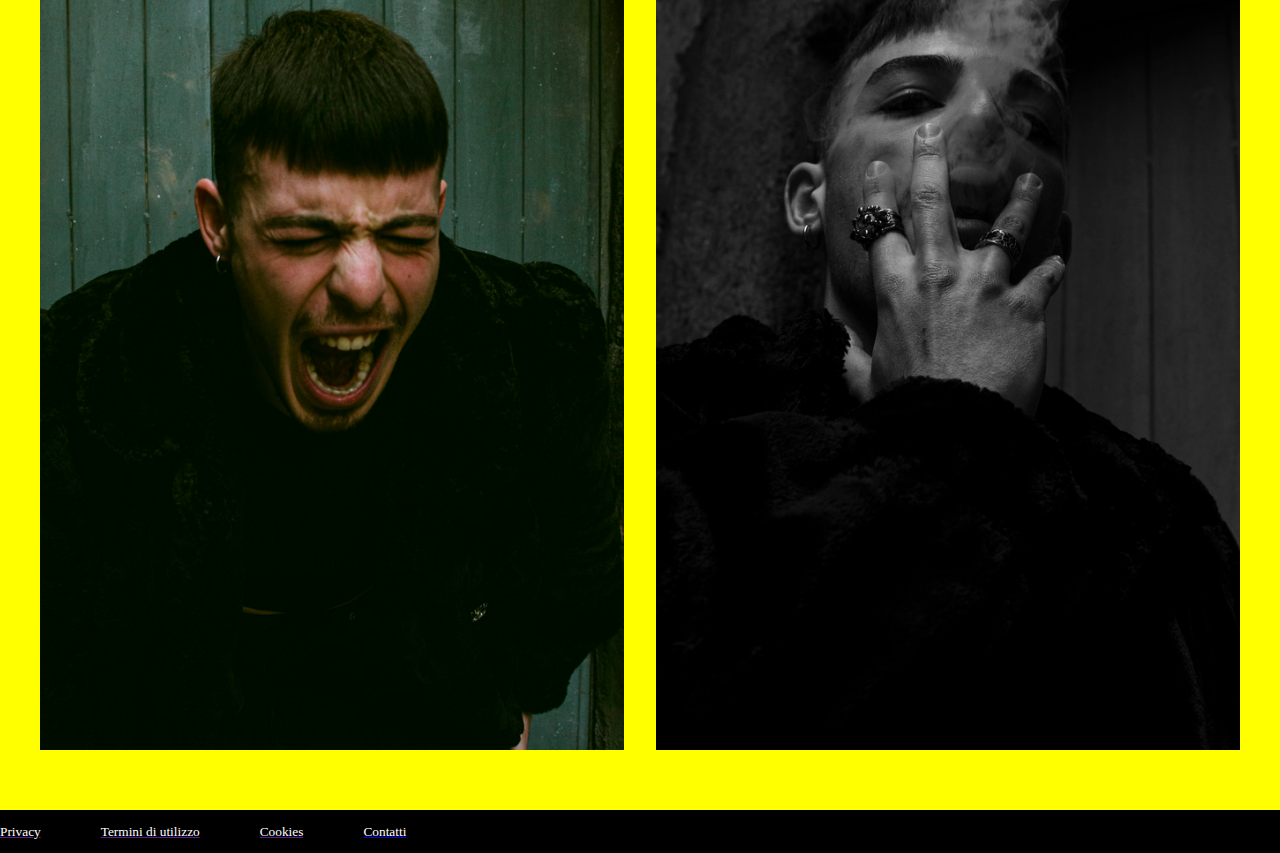
<file: seduction et chaos.html>
<!DOCTYPE html> 
<html lang="en">
<head>
    <meta charset="UTF-8">
    <meta name="viewport" content="width=device-width, initial-scale=1.0">
    <link rel="stylesheet" href="css/style 3.css">
   
</head>
<body>
    <header>
        <img src="immagini/marchio.png" alt="">
        <nav>
            
            <ul>

                <li><a href="index.html">Home</a></li>
                <li><a href="foto.html" style="color: black"><b>Foto</b></a></li>
                <li><a href="chi sono.html">Chi sono</a></li>
            
            </ul>
        </nav>
    </header>
    <section class="collezione">
        <h2>SEDUCTION ET CHAOS</h2>
        <p> La serie esplora la complessità delle emozioni umane e delle esperienze attraverso il contrasto tra seduzione e caos, invitando lo spettatore a riflettere sulla natura ambivalente della vita e delle relazioni umane.</p>
       <p> Le immagini catturano momenti di fascino, sensualità e attrazione, mentre contemporaneamente ritraggono situazioni disordinate, confuse o turbolente.</p>
    </section>
      
   
    <div class="grid">
        <img src="immagini/seduction et chaos 1.jpg" class="image">
        <img src="immagini/seduction et chaos 2.jpg" class="image">
        <img src="immagini/seduction et chaos 3.jpg" class="image">
        <img src="immagini/seduction et chaos 4.jpg" class="image">
        <img src="immagini/seduction et chaos 5.jpg" class="image">
        <img src="immagini/seduction et chaos 6.jpg" class="image">
        <img src="immagini/seduction et chaos 7.jpg" class="image">
        <img src="immagini/seduction et chaos 8.jpg" class="image">
       
    </div>


</body>

    
    <footer>
        <a href=""><p>Privacy</p></a>
    <a href=""><p>Termini di utilizzo</p></a>
    <a href=""><p>Cookies</p></a>
    <a href="contatti.html"><p>Contatti</p></a>
    </footer>
   
</html>
</file>
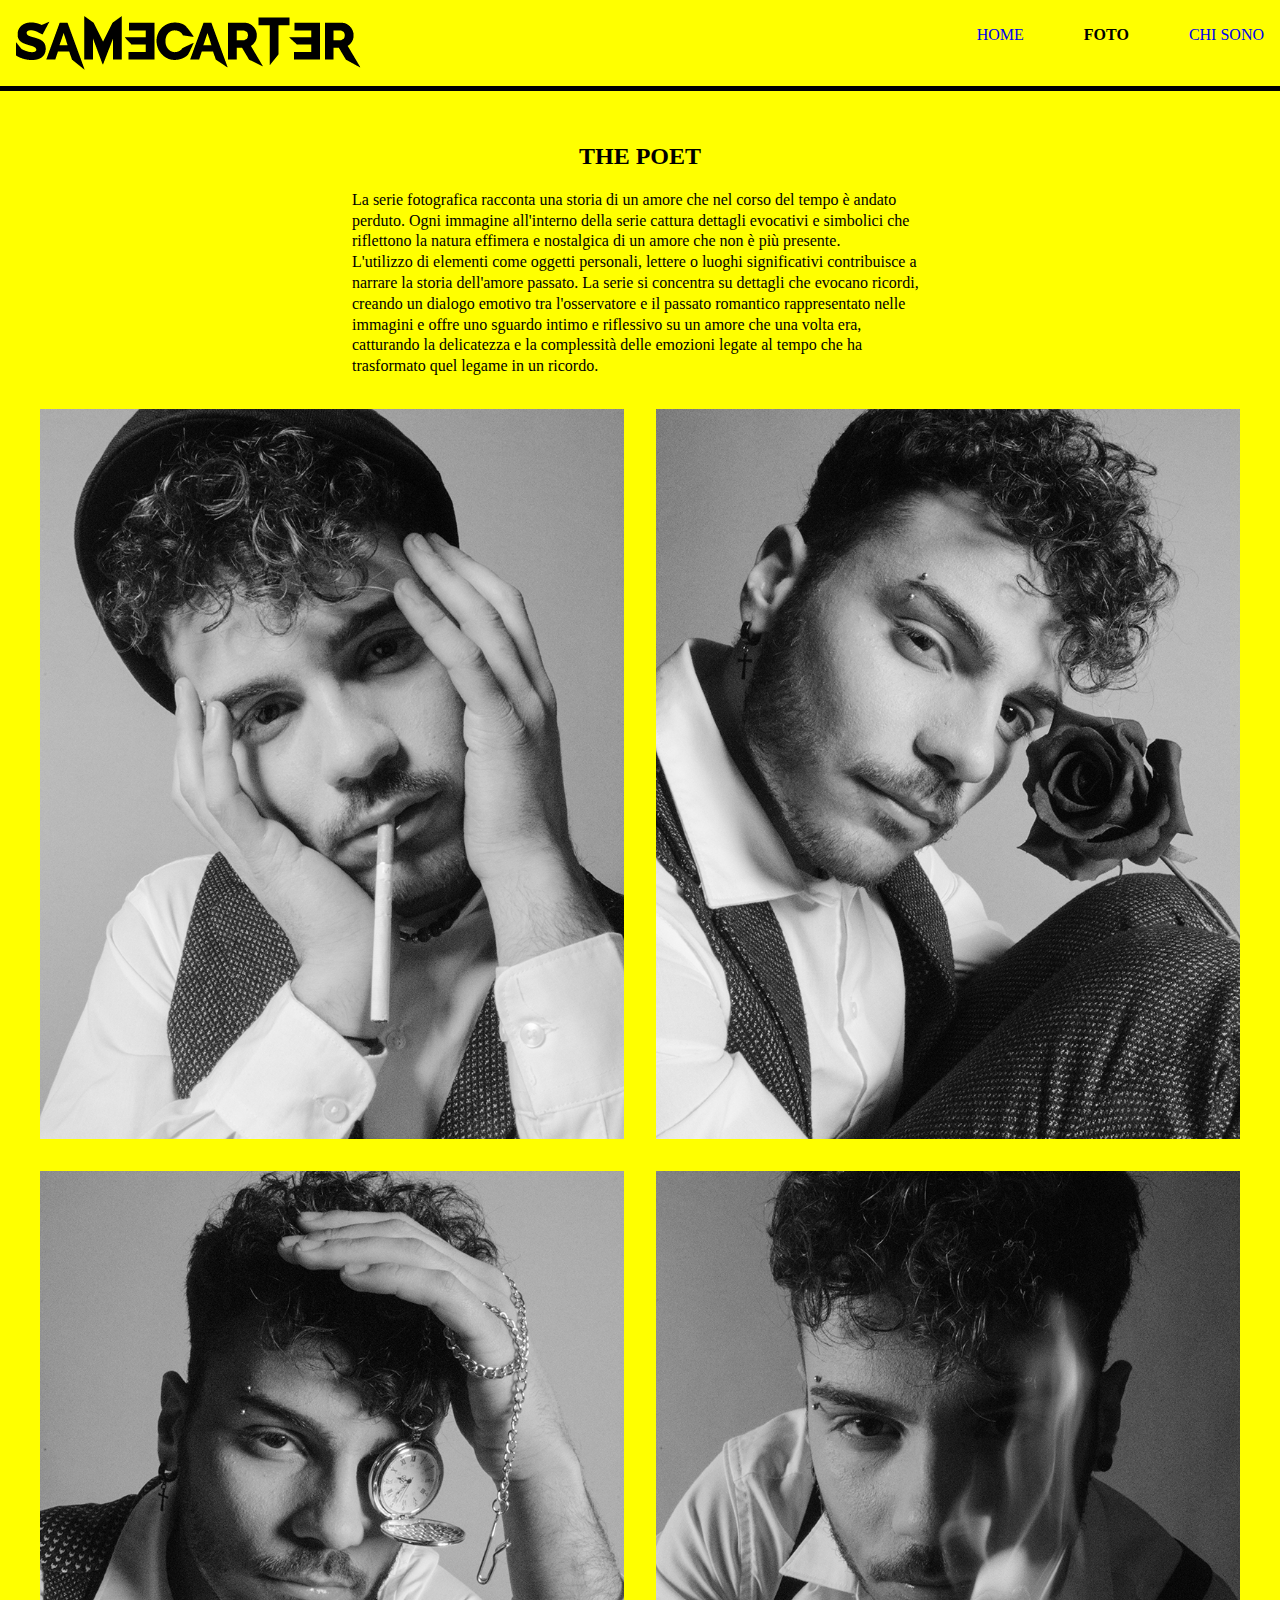
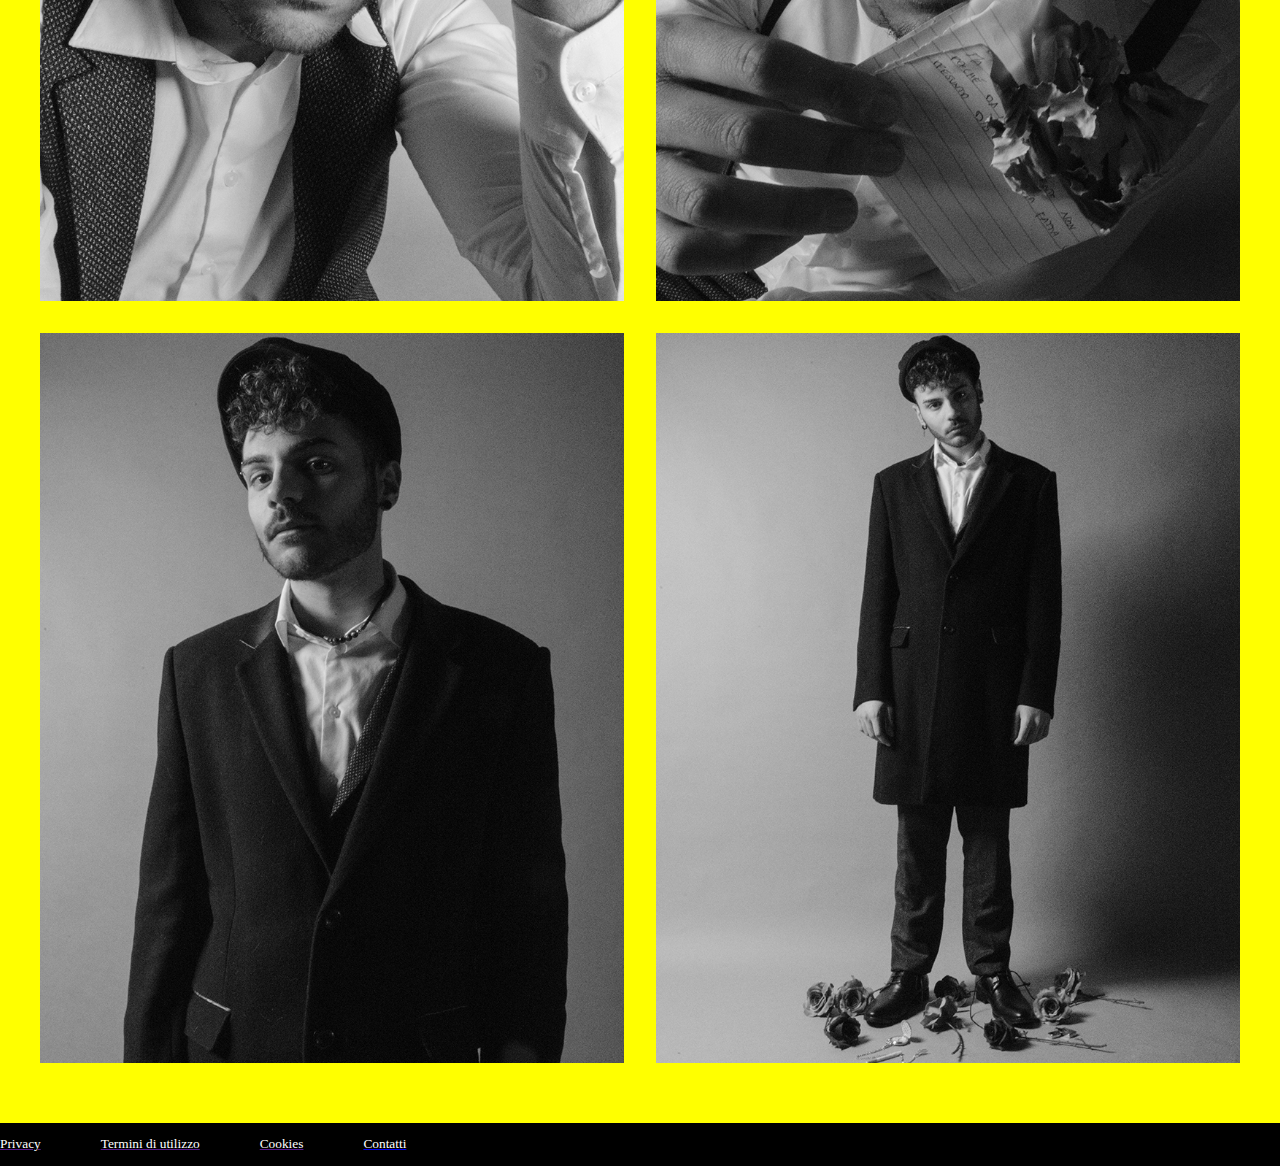
<file: the poet.html>
<!DOCTYPE html> 
<html lang="en">
<head>
    <meta charset="UTF-8">
    <meta name="viewport" content="width=device-width, initial-scale=1.0">
    <link rel="stylesheet" href="css/style 3.css">
   
</head>
<body>
    <header>
        <img src="immagini/marchio.png" alt="">
        <nav>
            
            <ul>

                <li><a href="index.html">Home</a></li>
                <li><a href="foto.html" style="color: black"><b>Foto</b></a></li>
                <li><a href="#">Chi sono</a></li>
            
            </ul>
        </nav>
    </header>
    <section class="collezione">
        <h2>THE POET</h2>
        <p>La serie fotografica racconta una storia di un amore che nel corso del tempo è andato perduto. Ogni immagine all'interno della serie cattura dettagli evocativi e simbolici che riflettono la natura effimera e nostalgica di un amore che non è più presente.</p>
       <p>L'utilizzo di elementi come oggetti personali, lettere o luoghi significativi contribuisce a narrare la storia dell'amore passato. La serie si concentra su dettagli che evocano ricordi, creando un dialogo emotivo tra l'osservatore e il passato romantico rappresentato nelle immagini e offre uno sguardo intimo e riflessivo su un amore che una volta era, catturando la delicatezza e la complessità delle emozioni legate al tempo che ha trasformato quel legame in un ricordo.</p>
    </section>
      
   
    <div class="grid">
        <img src="immagini/the poet 1.jpg" class="image">
        <img src="immagini/the poet 2.jpg"class="image">
        <img src="immagini/the poet 3.jpg"class="image">
        <img src="immagini/the poet 4.jpg"class="image">
        <img src="immagini/the poet 5.jpg"class="image">
        <img src="immagini/the poet 6.jpg"class="image">
       
    </div>


</body>

<footer>
    <a href=""><p>Privacy</p></a>
    <a href=""><p>Termini di utilizzo</p></a>
    <a href=""><p>Cookies</p></a>
    <a href="contatti.html"><p>Contatti</p></a>
</footer>
</html>
</file>
<file: css/style.css>
body {
  font-family: "Playfair Display", serif;
    background-color: yellow;
    margin: 0;
}



header {
    margin: 0;
    font-size: 12pt;
    padding: 1rem;
    display: flex;
    border-bottom: 5px solid black;
    justify-content: space-between;
}



nav ul {
    
    margin:0;
    padding: 10px 0;
    display:flex;
    justify-content:right;
    gap: 60px;
   list-style-type: none;
    
}

nav a {
    text-decoration: none;
    text-transform:uppercase;
}


.hamburger-lines {
    display: block;
    height: 26px;
    width: 32px;
    position: absolute;
    top: 18px;
    right: 20px;
    z-index: 2;
    display: flex;
    flex-direction: column;
    justify-content: space-between;
    
  }
  
  .hamburger-lines .line {
    display: block;
    height: 4px;
    width: 100%;
    border-radius: 10px;
    background: black;
  }
  
  .hamburger-lines .line1 {
    transform-origin: 0% 0%;
    transition: transform 0.4s ease-in-out;
  }
  .hamburger-lines .line2 {
    transition: transform 0.2s ease-in-out;
  }
  
  .hamburger-lines .line3 {
    transform-origin: 0% 100%;
    transition: transform 0.4s ease-in-out;
  }
  
  input[type="checkbox"]:checked ~ .hamburger-lines .line1 {
    transform: rotate(45deg);
  }
  
  input[type="checkbox"]:checked ~ .hamburger-lines .line2 {
    transform: scaleY(0);
  }
  
  input[type="checkbox"]:checked ~ .hamburger-lines .line3 {
    transform: rotate(-45deg);
  }
  
  .checkbox {
    position: absolute;
    display: none;
    height: 32px;
    width: 32px;
    top: 16x;
    right: 16px;
    z-index: 5;
    opacity: 0;
    cursor: pointer;
  }
  
  @media only screen and (max-width: 600px) {
    .checkbox {
      display: block;
    }
    nav ul {
      gap: 10px;
      flex-direction: column;
      position: absolute;
      top: 0;
      left: 0;
      opacity: 0;
      background-color: #333b;
      width: 100%;
      height: 100%;
      justify-content: center;
      text-align: center;
    }
  
    input[type="checkbox"]:checked ~ nav ul {
      opacity: 100;
    }
  
    .hamburger-lines {
      opacity: 100;
    }
  
    ul li {
      display: block;
    }
  
     .submenu {
      width: 100%;
      display: block;
      position: relative;
      padding: 10px 0;
      margin: 0;
     }
  }
  

main h2 {
   text-align: center;
    margin:auto;
    padding: 2rem;
    
    
}

.grid {
    display:grid;
    grid-template-columns: repeat(3, 1fr);
    gap: 32px;
    max-width: 1200px;
    margin: auto;
}

.image {
   max-width: 100%;
   max-height: 100%;
   object-fit:cover; 
    
}

.grid a {
    position: relative;
    display: block;
    color: #fff;
}

.grid a:hover:before { 
    content:"";
    background-color: rgba(0,0,0,0.6);
    position: absolute;
    top:0;
    left:0;
    width: 100%;
    height: 100%;
}




@media (max-width:600px) {
    .grid {
    grid-template-columns: repeat(1, 1fr);
     
}

.grid a {
    color: #000;
    margin-bottom: 16px;
}

.grid a:hover:before {
    background: none;
}

.footer {
  max-width: 50%;
  max-height: 50%;
}
}




footer{
  margin-top: 60px;
  display: flex;
  justify-content:left;
  gap: 60px;
  padding: 20px 20;
  font-size: 10pt;
  background-color: black;
  
  
}



footer p {
text-align:left;
font-size: 10pt;
text-decoration: none;
color: white;
}
</file>
<file: css/style 4.css>
body {
    font-family: "Playfair Display", serif;
    background-color: yellow;
    margin: 0;
}

header {
    margin: 0;
    font-size: 12pt;
    padding: 1rem;
    display: flex;
    border-bottom: 5px solid black;
    justify-content: space-between;
}



nav ul {
    
    margin:0;
    padding: 10px 0;
    display:flex;
    justify-content:right;
    gap: 60px;
   list-style-type: none;
    
}

nav a {
    text-decoration: none;
    text-transform:uppercase;
}

section.collezione {
   text-align: center;
    margin:0;
    padding: 2rem;
    
    
}
section.collezione p {
    max-width: 72ch;
    text-align:left;
     margin:auto;
     padding:0 1rem;
     line-height: 1.3;
     margin-bottom: 1.3;
     }


      


     .grid {
        column-count: 1;
        column-gap: 16px;
       
    }
    
    .grid {
        display:flex;
        grid-template-columns: repeat(1, 1fr);
        justify-content: center;
        align-items: center;
    }
    
    .image {
        max-width: 100%; 
        max-height: 100%; 
    }
    
    @media (max-width:600px) {
        .grid {
            grid-template-columns: repeat(1, 1fr);
        }
    }
    footer{
        margin-top: 60px;
        display: flex;
        justify-content:left;
        gap: 60px;
        padding: 20px 20;
        font-size: 10pt;
        background-color: black;
        
        
    }

   
    
    footer p {
    text-align:left;
    font-size: 10pt;
    text-decoration: none;
    color: white;
    }
</file>
<file: css/style 5.css>
body {
    font-family: "Playfair Display", serif;
    background-color: yellow;
    margin: 0;
}

header {
    margin: 0;
    font-size: 12pt;
    padding: 1rem;
    display: flex;
    border-bottom: 5px solid black;
    justify-content: space-between;
}



nav ul {
    
    margin:0;
    padding: 10px 0;
    display:flex;
    justify-content:right;
    gap: 60px;
   list-style-type: none;
    
}

nav a {
    text-decoration: none;
    text-transform:uppercase;
}

section.collezione {
   text-align: center;
    margin:0;
    padding: 2rem;
    
    
}
section.collezione p {
    max-width: 72ch;
    text-align:left;
     margin:auto;
     padding:0 1rem;
     line-height: 1.3;
     margin-bottom: 1.3;
     }


      


     .grid {
        column-count: 1;
        column-gap: 16px;
       
    }
    
    .grid {
        display:flex;
        grid-template-columns: repeat(1, 1fr);
        justify-content: center;
        align-items: center;
    }
    
    .image {
        max-width: 100%; 
        max-height: 100%; 
    }
    
    @media (max-width:600px) {
        .grid {
            grid-template-columns: repeat(1, 1fr);
        }
    }
    footer{
        margin-top: 60px;
        display: flex;
        justify-content:left;
        gap: 60px;
        padding: 20px 20;
        font-size: 10pt;
        background-color: black;
        
        
    }

   
    
    footer p {
    text-align:left;
    font-size: 10pt;
    text-decoration: none;
    color: white;
    }
</file>
<file: css/style 2.css>
body {
    font-family: "Playfair Display", serif;
    background-color: yellow;
    margin: 0;
}

header {
    margin: 0;
    font-size: 12pt;
    padding: 1rem;
    display: flex;
    border-bottom: 5px solid black;
    justify-content: space-between;
}



nav ul {
   
    margin:0;
    padding: 10px 0;
    display:flex;
    justify-content:right;
    gap: 60px;
   list-style-type: none;
    
}

.style {
    color: white;
    font-weight: bold;
    background: black;
    padding: 12px 16px;
    
    }

nav a {
    
    text-decoration: none;
    text-transform:uppercase;
    
}


.text a h2 {
    color: black;
    text-decoration: none;
}
.text a:link  {
 text-decoration: none;
}

.text a:visited {
    text-decoration: none;
}
 
.text a:active {
    text-decoration: underline;
}

.text a:hover h2 {
    color: hsla(0, 0%, 20%, 0.6);
    
    transition: all 0.2s ease-in-out;
}

main {
    padding-top: 120px; 
    max-width: 1000px;
    margin:auto
}

.foto h2 {
    text-align: center;
    margin: 0;
    padding: 0;
    font-size: 18px;
    
}

.grid {
    display: grid;
    grid-template-columns: repeat(3, 1fr);
    gap:16px
}

.grid .item img {
    height: 400px;
    width: 100%;
    object-fit:cover;
    
}

@media (max-width:600px) {
    .grid {
    grid-template-columns: repeat(1, 1fr);
     
}


}




footer{
    margin-top: 60px;
    display: flex;
    justify-content:left;
    gap: 60px;
    padding: 20px 20;
    font-size: 10pt;
    background-color: black;
    
    
}



footer p {
text-align:left;
font-size: 10pt;
text-decoration: none;
color: white;
}
</file>
<file: css/style 3.css>
body {
    font-family: "Playfair Display", serif;
    background-color: yellow;
    margin: 0;
}

header {
    margin: 0;
    font-size: 12pt;
    padding: 1rem;
    display: flex;
    border-bottom: 5px solid black;
    justify-content: space-between;
}



nav ul {
    
    margin:0;
    padding: 10px 0;
    display:flex;
    justify-content:right;
    gap: 60px;
   list-style-type: none;
    
}

nav a {
    text-decoration: none;
    text-transform:uppercase;
}

section.collezione {
   text-align: center;
    margin:0;
    padding: 2rem;
    
    
}
section.collezione p {
    max-width: 72ch;
    text-align:left;
     margin:auto;
     padding:0 1rem;
     line-height: 1.3;
     margin-bottom: 1.3;
     }


     .grid {
        display:grid;
        grid-template-columns: repeat(2, 1fr);
        gap: 32px;
        max-width: 1200px;
        margin: auto;
    }
    
    .image {
        max-width: 100%; 
        max-height: 100%; 
    }
    
    @media (max-width:600px) {
        .grid {
            grid-template-columns: repeat(1, 1fr);
        }


section.collezione p {
    max-width: 100%;
}
}
footer{
    margin-top: 60px;
    display: flex;
    justify-content:left;
    gap: 60px;
    padding: 20px 20;
    font-size: 10pt;
    background-color: black;
    
    
}



footer p {
text-align:left;
font-size: 10pt;
text-decoration: none;
color: white;
}
</file>
